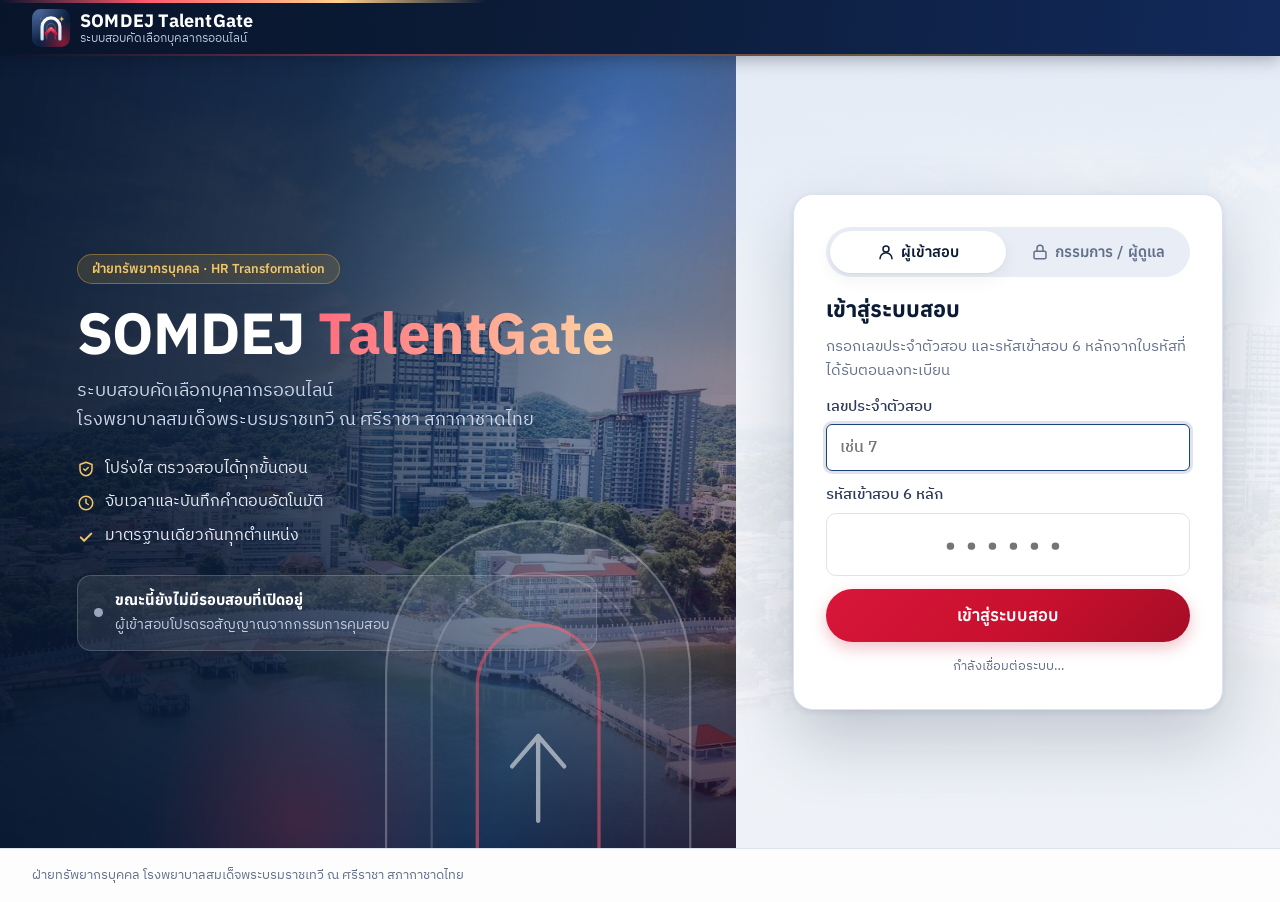
<file: index.html>
<!doctype html>
<html lang="th">
<head>
<meta charset="utf-8">
<meta name="viewport" content="width=device-width, initial-scale=1, viewport-fit=cover">
<title>SOMDEJ TalentGate · ระบบสอบคัดเลือกบุคลากรออนไลน์</title>
<meta name="description" content="ระบบสอบคัดเลือกบุคลากรออนไลน์ ฝ่ายทรัพยากรบุคคล โรงพยาบาลสมเด็จพระบรมราชเทวี ณ ศรีราชา สภากาชาดไทย">
<meta name="robots" content="noindex, nofollow">
<meta name="theme-color" content="#0b1b36">
<meta property="og:title" content="SOMDEJ TalentGate">
<meta property="og:description" content="ระบบสอบคัดเลือกบุคลากรออนไลน์ ฝ่ายทรัพยากรบุคคล โรงพยาบาลสมเด็จพระบรมราชเทวี ณ ศรีราชา สภากาชาดไทย">
<link rel="icon" type="image/svg+xml" href="favicon.svg">
<link rel="icon" type="image/png" sizes="32x32" href="favicon-32.png">
<link rel="apple-touch-icon" sizes="180x180" href="apple-touch-icon.png">
<link rel="manifest" href="manifest.webmanifest">
<meta name="apple-mobile-web-app-capable" content="yes">
<meta name="mobile-web-app-capable" content="yes">
<meta name="apple-mobile-web-app-title" content="TalentGate">
<meta name="apple-mobile-web-app-status-bar-style" content="black-translucent">
<meta name="application-name" content="SOMDEJ TalentGate">
<meta name="msapplication-TileColor" content="#0b1b36">
<meta name="msapplication-TileImage" content="icon-192.png">
<meta property="og:image" content="icon-512.png">
<link rel="preconnect" href="https://fonts.googleapis.com"><link rel="preconnect" href="https://fonts.gstatic.com" crossorigin>
<link href="https://fonts.googleapis.com/css2?family=Anuphan:wght@400;500;600;700&family=IBM+Plex+Sans+Thai:wght@400;500;600&display=swap" rel="stylesheet">
<link rel="preload" as="image" href="bg.jpg?v=1">
<link rel="preload" as="image" href="logo.png">
<link rel="stylesheet" href="style.css?v=2569-11-08.1">
</head>
<body>
<header class="topbar" id="topbar">
  <a class="brand" href="#/" aria-label="หน้าแรก SOMDEJ TalentGate">
    <img class="brand-mark" src="icon.svg" alt="" width="38" height="38">
    <span class="brand-text"><b><span class="bx">SOMDEJ </span>TalentGate</b><small>ระบบสอบคัดเลือกบุคลากรออนไลน์</small></span>
  </a>
  <div class="top-right" id="topRight"></div>
</header>
<div id="banner"></div>
<main id="app" tabindex="-1"><div class="boot"><div class="boot-ring"></div><p>กำลังเปิดระบบ…</p></div></main>
<footer class="foot" id="foot">
  <span id="footOrg">ฝ่ายทรัพยากรบุคคล โรงพยาบาลสมเด็จพระบรมราชเทวี ณ ศรีราชา สภากาชาดไทย</span>
  <span class="foot-ver" id="footVer"></span>
</footer>
<div id="toast" class="toast" role="status" aria-live="polite"></div>
<div id="netbar" class="netbar" aria-hidden="true"><i></i></div>
<div id="waitbox" class="waitbox" role="alertdialog" aria-live="assertive" hidden><div class="wait-card"><div class="wait-ring"><i></i><i></i><svg viewBox="0 0 64 64" aria-hidden="true"><path d="M17 50V28a15 15 0 0 1 30 0v22" fill="none" stroke="currentColor" stroke-width="5" stroke-linecap="round"/><path d="M24 41l8-9 8 9" fill="none" stroke="#e0243f" stroke-width="5" stroke-linecap="round" stroke-linejoin="round"/></svg></div><b id="waitT">กำลังดำเนินการ…</b><span id="waitS">ระบบกำลังทำงาน กรุณารอสักครู่</span><small id="waitN"></small></div></div>
<div id="modal" class="modal" hidden></div>
<div id="printRoot"></div>
<p id="printStamp" class="pr-stamp"></p>
<noscript><p style="padding:24px;text-align:center">ระบบนี้ต้องเปิดใช้ JavaScript</p></noscript>
<script src="config.js?v=2569-11-08.1"></script>
<script src="app.js?v=2569-11-08.1"></script>
<script src="qt.js?v=2569-11-08.1"></script>
<script src="cand.js?v=2569-11-08.1"></script>
<script src="staff.js?v=2569-11-08.1"></script>
<script src="admin.js?v=2569-11-08.1"></script>
<script src="iv.js?v=2569-11-08.1"></script>
<script src="v21.js?v=2569-11-08.1"></script>
<script src="v22.js?v=2569-11-08.1"></script>
</body>
</html>
</file>
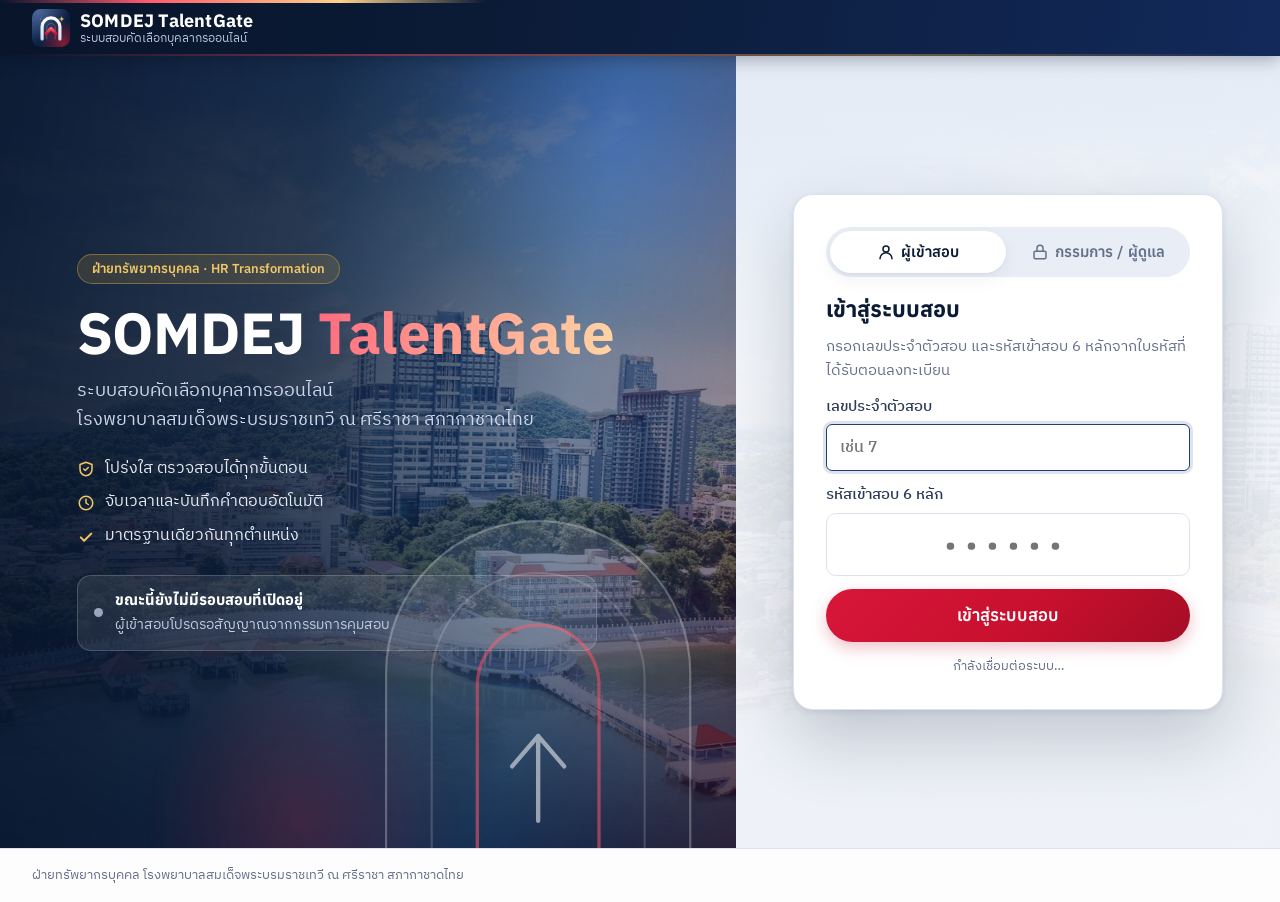
<file: INDEX~1.HTM>
<!doctype html>
<html lang="th">
<head>
<meta charset="utf-8">
<meta name="viewport" content="width=device-width, initial-scale=1, viewport-fit=cover">
<title>SOMDEJ TalentGate · ระบบสอบคัดเลือกบุคลากรออนไลน์</title>
<meta name="description" content="ระบบสอบคัดเลือกบุคลากรออนไลน์ ฝ่ายทรัพยากรบุคคล โรงพยาบาลสมเด็จพระบรมราชเทวี ณ ศรีราชา สภากาชาดไทย">
<meta name="robots" content="noindex, nofollow">
<meta name="theme-color" content="#0b1b36">
<meta property="og:title" content="SOMDEJ TalentGate">
<meta property="og:description" content="ระบบสอบคัดเลือกบุคลากรออนไลน์ ฝ่ายทรัพยากรบุคคล โรงพยาบาลสมเด็จพระบรมราชเทวี ณ ศรีราชา สภากาชาดไทย">
<link rel="icon" type="image/svg+xml" href="favicon.svg">
<link rel="icon" type="image/png" sizes="32x32" href="favicon-32.png">
<link rel="apple-touch-icon" sizes="180x180" href="apple-touch-icon.png">
<link rel="manifest" href="manifest.webmanifest">
<meta name="apple-mobile-web-app-capable" content="yes">
<meta name="mobile-web-app-capable" content="yes">
<meta name="apple-mobile-web-app-title" content="TalentGate">
<meta name="apple-mobile-web-app-status-bar-style" content="black-translucent">
<meta name="application-name" content="SOMDEJ TalentGate">
<meta name="msapplication-TileColor" content="#0b1b36">
<meta name="msapplication-TileImage" content="icon-192.png">
<meta property="og:image" content="icon-512.png">
<link rel="preconnect" href="https://fonts.googleapis.com"><link rel="preconnect" href="https://fonts.gstatic.com" crossorigin>
<link href="https://fonts.googleapis.com/css2?family=Anuphan:wght@400;500;600;700&family=IBM+Plex+Sans+Thai:wght@400;500;600&display=swap" rel="stylesheet">
<link rel="preload" as="image" href="bg.jpg?v=1">
<link rel="preload" as="image" href="logo.png">
<link rel="stylesheet" href="style.css?v=2569-11-06.1b">
</head>
<body>
<header class="topbar" id="topbar">
  <a class="brand" href="#/" aria-label="หน้าแรก SOMDEJ TalentGate">
    <img class="brand-mark" src="icon.svg" alt="" width="38" height="38">
    <span class="brand-text"><b><span class="bx">SOMDEJ </span>TalentGate</b><small>ระบบสอบคัดเลือกบุคลากรออนไลน์</small></span>
  </a>
  <div class="top-right" id="topRight"></div>
</header>
<div id="banner"></div>
<main id="app" tabindex="-1"><div class="boot"><div class="boot-ring"></div><p>กำลังเปิดระบบ…</p></div></main>
<footer class="foot" id="foot">
  <span id="footOrg">ฝ่ายทรัพยากรบุคคล โรงพยาบาลสมเด็จพระบรมราชเทวี ณ ศรีราชา สภากาชาดไทย</span>
  <span class="foot-ver" id="footVer"></span>
</footer>
<div id="toast" class="toast" role="status" aria-live="polite"></div>
<div id="netbar" class="netbar" aria-hidden="true"><i></i></div>
<div id="waitbox" class="waitbox" role="alertdialog" aria-live="assertive" hidden><div class="wait-card"><div class="wait-ring"><i></i><i></i><svg viewBox="0 0 64 64" aria-hidden="true"><path d="M17 50V28a15 15 0 0 1 30 0v22" fill="none" stroke="currentColor" stroke-width="5" stroke-linecap="round"/><path d="M24 41l8-9 8 9" fill="none" stroke="#e0243f" stroke-width="5" stroke-linecap="round" stroke-linejoin="round"/></svg></div><b id="waitT">กำลังดำเนินการ…</b><span id="waitS">ระบบกำลังทำงาน กรุณารอสักครู่</span><small id="waitN"></small></div></div>
<div id="modal" class="modal" hidden></div>
<div id="printRoot"></div>
<p id="printStamp" class="pr-stamp"></p>
<noscript><p style="padding:24px;text-align:center">ระบบนี้ต้องเปิดใช้ JavaScript</p></noscript>
<script src="config.js?v=2569-11-06.1b"></script>
<script src="app.js?v=2569-11-06.1b"></script>
<script src="qt.js?v=2569-11-06.1b"></script>
<script src="cand.js?v=2569-11-06.1b"></script>
<script src="staff.js?v=2569-11-06.1b"></script>
<script src="admin.js?v=2569-11-06.1b"></script>
<script src="iv.js?v=2569-11-06.1b"></script>
<script src="v21.js?v=2569-11-06.1b"></script>
</body>
</html>
</file>
<file: style.css>
/* =====================================================================
   SOMDEJ TalentGate · style.css — ธีม "Midnight & Crimson"
   ตัวอักษร: Anuphan (หัวข้อ/ตัวเลข) + IBM Plex Sans Thai (เนื้อหา)
   กติกา: animation ใช้ fill-mode: backwards · ไม่ใช้ backdrop-filter บน container · popup อยู่ใน body
   ===================================================================== */
:root{
  --bg:#f3f5fa; --bg-2:#e9edf5; --surface:#fff; --surface-2:#f8f9fc;
  --ink:#0b1b36; --ink-2:#2c3a57; --muted:#637089; --line:#dde3ee; --line-2:#edf0f6;
  --navy:#0b1b36; --navy-2:#132c57; --navy-3:#1d3f7a;
  --red:#c8102e; --red-600:#a50d26; --red-50:#fdecef; --red-100:#f9d2d9;
  --gold:#d9a53a; --gold-600:#a97610; --gold-50:#fdf4df;
  --ok:#0f7a52; --ok-50:#e3f5ed; --warn:#925600; --warn-50:#fff2dc; --bad:#c22b3f; --bad-50:#fdeaec; --info:#1f56b3; --info-50:#e8effc;
  --r-sm:10px; --r:14px; --r-lg:20px;
  --sh:0 1px 2px rgba(11,27,54,.05),0 6px 18px rgba(11,27,54,.06);
  --sh-lg:0 2px 6px rgba(11,27,54,.08),0 22px 50px rgba(11,27,54,.16);
  --head:'Anuphan','IBM Plex Sans Thai',system-ui,sans-serif;
  --body:'IBM Plex Sans Thai','Anuphan',system-ui,-apple-system,'Segoe UI',Tahoma,sans-serif;
}
*{box-sizing:border-box}
html{-webkit-text-size-adjust:100%}
body{margin:0;background:var(--bg);color:var(--ink);font-family:var(--body);font-size:16px;line-height:1.6;min-height:100vh;display:flex;flex-direction:column}
body.no-scroll{overflow:hidden}
h1,h2,h3{font-family:var(--head);line-height:1.3;margin:0;text-wrap:balance}
h1{font-size:clamp(22px,2.6vw,30px)} h2{font-size:20px} h3{font-size:17px}
p{margin:0} a{color:var(--info)} code{font-family:ui-monospace,Menlo,Consolas,monospace;font-size:.92em}
button,input,select,textarea{font:inherit;color:inherit}
.muted{color:var(--muted)} .sm{font-size:14px} .center{text-align:center} .mt{margin-top:18px} .mt6{margin-top:6px} .nowrap{white-space:nowrap}
.bad-t{color:var(--bad)} .ok-t{color:var(--ok)} .danger-t{color:var(--bad)!important}
:focus-visible{outline:3px solid var(--gold);outline-offset:2px;border-radius:6px}
[hidden]{display:none!important}

/* ---------- แถบบน ---------- */
.topbar{position:sticky;top:0;z-index:40;display:flex;align-items:center;justify-content:space-between;gap:16px;padding:9px clamp(14px,3vw,32px);background:var(--navy);color:#fff;box-shadow:0 2px 14px rgba(5,12,28,.3)}
.brand{display:flex;align-items:center;gap:10px;text-decoration:none;color:#fff;min-width:0;flex:none}
.brand-mark{width:38px;height:38px;flex:none}
.brand-text{display:flex;flex-direction:column;line-height:1.2;min-width:0}
.brand-text b{font-family:var(--head);font-size:18px;letter-spacing:.2px;white-space:nowrap}
.brand-text small{font-size:12px;color:#b9c4dc;white-space:nowrap}
.top-right{display:flex;align-items:center;gap:8px;min-width:0}
.nav{display:flex;gap:2px;margin-right:8px}
.nav a{padding:7px 13px;border-radius:999px;text-decoration:none;font-size:15px;color:#d5dcec;white-space:nowrap;transition:background .2s,color .2s}
.nav a:hover{background:rgba(255,255,255,.1);color:#fff}
.nav a.active{background:#fff;color:var(--navy);font-weight:600}
.who{display:flex;flex-direction:column;line-height:1.25;text-align:right;min-width:0;padding:0 4px}
.who-n{font-weight:600;font-size:14.5px;white-space:nowrap;overflow:hidden;text-overflow:ellipsis;max-width:240px}
.who-r{font-size:12px;color:#b9c4dc;white-space:nowrap}
.icon-btn{display:inline-grid;place-items:center;width:38px;height:38px;border-radius:50%;border:0;background:rgba(255,255,255,.1);color:#fff;cursor:pointer;flex:none;transition:background .2s}
.icon-btn:hover{background:rgba(255,255,255,.22)}
.icon-btn.dark{background:var(--bg-2);color:var(--ink-2);width:34px;height:34px;font-size:17px}
.icon-btn.dark:hover{background:var(--line)} .icon-btn[disabled]{opacity:.35;cursor:default}
.icon-btn.spinning svg{animation:rot .8s linear infinite}
.banner{padding:10px clamp(14px,3vw,32px);font-size:14.5px;display:flex;gap:12px;align-items:center;justify-content:center;flex-wrap:wrap;text-align:center}
.banner.warn{background:var(--warn-50);color:var(--warn)} .banner.info{background:var(--info-50);color:var(--info)} .banner.bad{background:var(--bad);color:#fff;border-radius:var(--r);margin-bottom:14px;font-weight:600}
main{flex:1;outline:none}
.wrap{width:100%;max-width:1240px;margin:0 auto;padding:26px clamp(14px,3vw,32px) 56px}
.wrap.narrow{max-width:560px} .wrap.mid{max-width:900px}
.foot{display:flex;justify-content:space-between;gap:12px;flex-wrap:wrap;padding:16px clamp(14px,3vw,32px);font-size:13px;color:var(--muted);border-top:1px solid var(--line);background:var(--surface)}
body.in-exam .foot,body.in-exam .who-r{display:none}

/* ---------- ปุ่ม ป้าย กล่อง ---------- */
.btn{display:inline-flex;align-items:center;justify-content:center;gap:7px;border:0;border-radius:999px;padding:10px 20px;font-family:var(--head);font-weight:600;font-size:15px;cursor:pointer;text-decoration:none;transition:transform .15s,box-shadow .2s,background .2s,border-color .2s;white-space:nowrap}
.btn:active{transform:scale(.97)} .btn[disabled]{opacity:.55;cursor:not-allowed}
.btn.primary{background:var(--red);color:#fff;box-shadow:0 6px 16px rgba(200,16,46,.25)} .btn.primary:hover:not([disabled]){background:var(--red-600)}
.btn.gold{background:var(--gold);color:#2e1f00;box-shadow:0 6px 18px rgba(217,165,58,.35)} .btn.gold:hover{background:#e6b752}
.btn.ghost-dark{background:var(--surface);color:var(--ink);border:1.5px solid var(--line)} .btn.ghost-dark:hover:not([disabled]){border-color:var(--navy-3);color:var(--navy-3)}
.btn.danger{background:var(--bad);color:#fff} .btn.danger:hover{background:#a82033}
.btn.link{background:none;padding:5px 8px;color:var(--info);font-weight:500;font-size:14px;border-radius:8px} .btn.link:hover{background:var(--info-50)}
.btn.lg{padding:13px 28px;font-size:17px} .btn.sm{padding:7px 14px;font-size:14px} .btn.block{width:100%}
.spin{display:inline-block;width:15px;height:15px;border:2.5px solid rgba(255,255,255,.4);border-top-color:#fff;border-radius:50%;animation:rot .7s linear infinite;flex:none}
.spin.dark,.btn.ghost-dark .spin,.btn.link .spin{border-color:rgba(11,27,54,.2);border-top-color:var(--navy)}
@keyframes rot{to{transform:rotate(360deg)}}
.pill{display:inline-block;padding:4px 14px;border-radius:999px;font-size:13px;font-weight:600;font-family:var(--head)}
.pill.gold{background:rgba(217,165,58,.16);color:#f1c76a;border:1px solid rgba(217,165,58,.45)}
.tag{display:inline-block;font-style:normal;font-size:12.5px;font-weight:600;padding:1px 9px;border-radius:999px;background:var(--bg-2);color:var(--ink-2);margin:1px 4px 1px 0;white-space:nowrap}
.tag.ok{background:var(--ok-50);color:var(--ok)} .tag.warn{background:var(--warn-50);color:var(--warn)} .tag.bad{background:var(--bad-50);color:var(--bad)} .tag.info{background:var(--info-50);color:var(--info)}
.eyebrow{display:block;font-family:var(--head);font-size:13px;font-weight:600;letter-spacing:.5px;color:var(--red);text-transform:uppercase}
.card{background:var(--surface);border:1px solid var(--line);border-radius:var(--r-lg);padding:clamp(16px,2.4vw,24px);box-shadow:var(--sh);margin-bottom:18px;animation:rise .45s cubic-bezier(.2,.8,.2,1) backwards}
.card.pad-xl{padding:clamp(22px,4vw,40px)} .card.empty,.empty{text-align:center;padding:38px 20px;color:var(--muted)}
.card-t{font-size:18px} .card-s{color:var(--muted);font-size:14.5px;margin:2px 0 14px}
.card-head{display:flex;justify-content:space-between;align-items:flex-start;gap:12px;flex-wrap:wrap}
.acts{display:flex;gap:8px;flex-wrap:wrap;align-items:center}
@keyframes rise{from{opacity:0;transform:translateY(10px)}}
.note{padding:11px 15px;border-radius:var(--r);background:var(--bg-2);font-size:15px;margin:0 0 14px;border-left:4px solid var(--line)}
.note.ok{background:var(--ok-50);border-color:var(--ok);color:#0b5b3d} .note.warn{background:var(--warn-50);border-color:#e0a030;color:#6f4100} .note.bad{background:var(--bad-50);border-color:var(--bad);color:#8f1c2d} .note.info{background:var(--info-50);border-color:var(--info);color:#183f86}
.phead{display:flex;justify-content:space-between;align-items:flex-end;gap:16px;flex-wrap:wrap;margin-bottom:18px}
.phead-r{display:flex;gap:10px;align-items:center}
.backlink{display:inline-flex;align-items:center;gap:4px;color:var(--muted);text-decoration:none;font-size:14.5px;margin-bottom:8px} .backlink:hover{color:var(--ink)}
.sec-h{font-size:18px;margin:22px 0 10px} .sec-h small{font-weight:400;font-size:14px}
.grid2{display:grid;grid-template-columns:1.25fr 1fr;gap:18px;align-items:start}
.dot{width:9px;height:9px;border-radius:50%;background:#9aa6bd;display:inline-block;flex:none} .dot.live{background:#27c281;box-shadow:0 0 0 4px rgba(39,194,129,.2)}
.bar{height:6px;border-radius:99px;background:var(--bg-2);overflow:hidden;margin-top:5px} .bar i{display:block;height:100%;background:var(--navy-3);border-radius:99px;transition:width .5s}

/* ---------- ฟอร์ม ---------- */
.form{display:flex;flex-direction:column;gap:13px}
.form label,.se-l{display:flex;flex-direction:column;gap:5px;font-size:14.5px;font-weight:500;color:var(--ink-2)}
.se-l{margin:12px 0 6px}
input,select,textarea{width:100%;padding:10px 13px;border:1.5px solid var(--line);border-radius:var(--r-sm);background:#fff;font-size:16px;transition:border-color .2s,box-shadow .2s;min-width:0}
textarea{resize:vertical;line-height:1.55}
input:focus,select:focus,textarea:focus{outline:0;border-color:var(--navy-3);box-shadow:0 0 0 3px rgba(29,63,122,.14)}
input[disabled],select[disabled],textarea[disabled]{background:var(--surface-2);color:var(--muted)}
input[type=checkbox],input[type=radio]{width:18px;height:18px;padding:0;flex:none;accent-color:var(--red)}
input.err{border-color:var(--bad);background:var(--bad-50)}
.row2{display:grid;grid-template-columns:1fr 1fr;gap:13px}
.inrow{display:flex;gap:8px}
.form label.chk,.chk{flex-direction:row;display:flex;align-items:flex-start;gap:9px;font-weight:400;font-size:15px;cursor:pointer;margin:6px 0}
.rules{margin:0;padding-left:20px;font-size:14px;color:var(--muted)}
.search{max-width:280px;padding:8px 13px;font-size:15px}
.seg{display:flex;background:var(--bg-2);border-radius:999px;padding:4px;gap:4px;margin-bottom:18px}
.seg button{flex:1;border:0;background:none;border-radius:999px;padding:9px 12px;font-family:var(--head);font-weight:600;font-size:15px;color:var(--muted);cursor:pointer;display:flex;align-items:center;justify-content:center;gap:6px;transition:background .2s,color .2s}
.seg button.on{background:#fff;color:var(--navy);box-shadow:var(--sh)}
.seg.wide{display:inline-flex;flex-wrap:wrap;border-radius:var(--r)} .seg.wide button{flex:none;padding:9px 18px;border-radius:var(--r-sm)} .seg.wide small{font-weight:400}
.sw{position:relative;display:inline-block;width:46px;height:26px;cursor:pointer}
.sw input{position:absolute;opacity:0;width:100%;height:100%;margin:0;cursor:pointer;z-index:1}
.sw i{position:absolute;inset:0;border-radius:99px;background:#c5cddc;transition:background .2s}
.sw i::after{content:"";position:absolute;top:3px;left:3px;width:20px;height:20px;border-radius:50%;background:#fff;box-shadow:0 1px 3px rgba(0,0,0,.3);transition:transform .2s}
.sw input:checked+i{background:var(--ok)} .sw input:checked+i::after{transform:translateX(20px)} .sw input:disabled+i{opacity:.5}

/* ---------- ตาราง ---------- */
.tblwrap{overflow-x:auto;margin:0 -4px;padding:0 4px} .tblwrap.sm{max-height:230px;overflow-y:auto} .tblwrap.tall{max-height:520px;overflow-y:auto}
.tbl{width:100%;border-collapse:collapse;font-size:15px}
.tbl th{font-family:var(--head);font-size:13.5px;font-weight:600;text-align:left;color:var(--muted);padding:9px 10px;border-bottom:2px solid var(--line);white-space:nowrap;vertical-align:bottom;background:var(--surface);position:sticky;top:0}
.tbl th small{display:block;font-weight:400;font-size:12px}
.tbl td{padding:10px;border-bottom:1px solid var(--line-2);vertical-align:top}
.tbl tfoot td{font-weight:600;border-top:2px solid var(--line);border-bottom:0}
.tbl .r{text-align:right} .tbl .c{text-align:center}
.tbl tr.off td{color:var(--muted);background:var(--surface-2)} .tbl tr.badrow td{background:var(--bad-50);color:var(--bad)}
.tbl.sm{font-size:14px} .tbl.sm td{padding:7px 10px}
.tbl select{padding:5px 8px;font-size:14px;width:auto}
.kv{width:100%;border-collapse:collapse;font-size:15px} .kv th{text-align:left;font-weight:500;color:var(--muted);padding:8px 12px 8px 0;white-space:nowrap;vertical-align:top;width:1%} .kv td{padding:8px 0;border-bottom:1px solid var(--line-2)}
.cno{font-family:var(--head);font-size:16px;background:var(--navy);color:#fff;border-radius:8px;padding:1px 9px;margin-right:8px;display:inline-block;letter-spacing:.5px}
.cname{font-weight:500}
.code{letter-spacing:2px;font-weight:600}

/* ---------- แท็บ ---------- */
.tabs{display:flex;gap:4px;border-bottom:2px solid var(--line);margin-bottom:20px;overflow-x:auto;scrollbar-width:none} .tabs::-webkit-scrollbar{display:none}
.tab{padding:10px 16px;text-decoration:none;color:var(--muted);font-family:var(--head);font-weight:600;font-size:15px;white-space:nowrap;border-bottom:3px solid transparent;margin-bottom:-2px;transition:color .2s}
.tab:hover{color:var(--ink)} .tab.on{color:var(--red);border-color:var(--red)}
.st{display:inline-block;padding:4px 13px;border-radius:999px;font-family:var(--head);font-size:13.5px;font-weight:600;white-space:nowrap}
.st-DRAFT{background:var(--bg-2);color:var(--ink-2)} .st-OPEN{background:var(--ok);color:#fff} .st-GRADING{background:var(--gold-50);color:var(--gold-600);border:1px solid #ecd292} .st-FINAL{background:var(--navy);color:#fff}

/* ---------- เริ่มระบบ · แจ้งเตือน · กล่องโต้ตอบ ---------- */
.boot{display:grid;place-items:center;gap:14px;padding:90px 20px;color:var(--muted)}
.boot-ring{width:46px;height:46px;border-radius:50%;border:4px solid var(--line);border-top-color:var(--red);animation:rot .8s linear infinite} .boot-ring.dark{margin:0 auto}
.toast{position:fixed;left:50%;bottom:26px;transform:translate(-50%,24px);background:var(--navy);color:#fff;padding:12px 22px;border-radius:var(--r);box-shadow:var(--sh-lg);font-size:15px;opacity:0;pointer-events:none;transition:opacity .25s,transform .25s;z-index:90;max-width:min(92vw,560px);text-align:center}
.toast.show{opacity:1;transform:translate(-50%,0)} .toast.ok{background:var(--ok)} .toast.bad{background:var(--bad)} .toast.warn{background:#b06a00}
.netpill{position:fixed;right:16px;bottom:16px;background:#fff;border:1px solid var(--line);box-shadow:var(--sh-lg);padding:8px 16px;border-radius:999px;font-size:13.5px;color:var(--muted);z-index:80}
.modal{position:fixed;inset:0;z-index:70;display:grid;place-items:center;padding:16px;overflow-y:auto}
.modal-bg{position:fixed;inset:0;background:rgba(7,15,32,.6);animation:fade .2s backwards}
.modal-box{position:relative;background:#fff;border-radius:var(--r-lg);box-shadow:var(--sh-lg);padding:clamp(20px,3vw,30px);width:100%;max-width:600px;max-height:calc(100vh - 32px);overflow-y:auto;animation:pop .25s cubic-bezier(.2,.9,.3,1.2) backwards}
.modal-box.sm{max-width:460px} .modal-box.lg{max-width:780px} .modal-box.xl{max-width:1040px}
.modal-box h2{margin-bottom:10px;padding-right:34px} .modal-body{margin-bottom:6px} .modal-body p{margin-bottom:8px}
.modal-x{position:absolute;top:12px;right:14px;width:34px;height:34px;border-radius:50%;border:0;background:var(--bg-2);font-size:22px;line-height:1;cursor:pointer;color:var(--muted)} .modal-x:hover{background:var(--line)}
.modal-act{display:flex;justify-content:flex-end;gap:10px;margin-top:16px;flex-wrap:wrap} .modal-act.col{flex-direction:column;align-items:stretch}
@keyframes fade{from{opacity:0}} @keyframes pop{from{opacity:0;transform:scale(.95) translateY(8px)}}

/* ---------- หน้าเข้าสู่ระบบ ---------- */
body.pg-login main{display:flex}
.login{flex:1;display:grid;grid-template-columns:minmax(0,1.15fr) minmax(360px,.85fr);min-height:calc(100vh - 56px - 52px)}
.login-hero{position:relative;overflow:hidden;background:radial-gradient(120% 90% at 85% 10%,#24509c 0%,transparent 55%),linear-gradient(155deg,#0b1b36 0%,#132c57 55%,#3a0e22 120%);color:#fff;display:flex;align-items:center;padding:clamp(28px,6vw,80px)}
.gate-art{position:absolute;right:-30px;bottom:-10px;width:min(62%,520px);opacity:.9}
.gate-art path{animation:draw 1.6s ease-out backwards} .ga2{animation-delay:.15s!important} .ga3{animation-delay:.3s!important} .ga4{animation-delay:.7s!important}
@keyframes draw{from{stroke-dasharray:1200;stroke-dashoffset:1200;opacity:0}to{stroke-dasharray:1200;stroke-dashoffset:0}}
.hero-in{position:relative;max-width:560px;animation:rise .6s backwards}
.login-hero h1{font-size:clamp(34px,5vw,58px);line-height:1.08;margin:18px 0 12px;letter-spacing:-.5px}
.login-hero h1 em{font-style:normal;color:#ff6b7e}
.hero-sub{font-size:clamp(15px,1.5vw,18px);color:#cfd8ea;margin-bottom:22px}
.hero-pts{list-style:none;padding:0;margin:0 0 26px;display:flex;flex-direction:column;gap:9px;font-size:15.5px;color:#e6ebf6}
.hero-pts li{display:flex;align-items:center;gap:10px} .hero-pts svg{color:#f1c76a;flex:none}
.open-ex{display:flex;gap:12px;align-items:center;background:rgba(255,255,255,.09);border:1px solid rgba(255,255,255,.18);border-radius:var(--r);padding:12px 16px;margin-top:8px;max-width:520px}
.open-ex b{display:block;font-family:var(--head);font-size:15px} .open-ex small{color:#c4cee3;font-size:13.5px}
.login-side{display:flex;align-items:center;justify-content:center;padding:clamp(20px,4vw,48px);background:var(--bg)}
.login-card{width:100%;max-width:430px;margin:0;padding:clamp(22px,3vw,32px)}
.login-card h2{font-size:22px} .login-card .muted{font-size:14.5px}
.code-in{font-family:var(--head);font-size:26px;letter-spacing:10px;text-align:center;font-weight:600}
.conn{font-size:13px;color:var(--muted);text-align:center;margin-top:14px;display:flex;align-items:center;justify-content:center;gap:8px} .conn.bad{color:var(--bad)}

/* ---------- ผู้เข้าสอบ: หน้าหลัก ---------- */
.cand-head h1{margin:4px 0}
.idrow{display:flex;gap:12px;margin:16px 0 8px;flex-wrap:wrap}
.idbox{background:var(--navy);color:#fff;border-radius:var(--r);padding:10px 20px;min-width:150px} .idbox.grow{flex:1;background:var(--bg-2);color:var(--ink)}
.idbox small{display:block;font-size:12.5px;opacity:.75} .idbox b{font-family:var(--head);font-size:24px;letter-spacing:.5px}
.rule-list{margin:10px 0 14px;padding-left:22px;display:flex;flex-direction:column;gap:6px}
.agree{display:flex;gap:10px;align-items:flex-start;background:var(--gold-50);border:1.5px solid #ecd292;border-radius:var(--r);padding:13px 15px;cursor:pointer;font-weight:500}
.done-card{text-align:center;padding:40px 20px} .done-mark{width:68px;height:68px;border-radius:50%;background:var(--ok);color:#fff;display:grid;place-items:center;margin:0 auto 14px;animation:pop .5s backwards} .done-mark svg{width:36px;height:36px}
.steps{display:flex;flex-direction:column;gap:12px}
.step{display:flex;gap:16px;align-items:center;background:#fff;border:1.5px solid var(--line);border-radius:var(--r-lg);padding:16px 20px;animation:rise .45s backwards;animation-delay:calc(var(--i)*70ms)}
.step.cur,.step.doing{border-color:var(--red);box-shadow:0 8px 26px rgba(200,16,46,.12)} .step.lock{opacity:.72} .step.done{background:var(--surface-2)}
.step-n{width:46px;height:46px;border-radius:50%;background:var(--bg-2);color:var(--ink-2);display:grid;place-items:center;font-family:var(--head);font-weight:700;font-size:19px;flex:none}
.step.cur .step-n,.step.doing .step-n{background:var(--red);color:#fff} .step.done .step-n{background:var(--ok);color:#fff}
.step-b{flex:1;min-width:0} .step-m{font-size:14px;color:var(--muted);display:flex;align-items:center;gap:5px;flex-wrap:wrap;margin:2px 0} .step-m svg{width:15px;height:15px}
.step-i{font-size:14.5px;color:var(--ink-2);margin:4px 0 6px}
.step-a{flex:none}

/* ---------- ผู้เข้าสอบ: ทำข้อสอบ ---------- */
.rbar{position:sticky;top:56px;z-index:30;background:var(--navy-2);color:#fff;display:flex;align-items:center;gap:16px;padding:10px clamp(14px,3vw,32px)}
.rb-l{flex:1;min-width:0;display:flex;flex-direction:column;line-height:1.3} .rb-l b{font-family:var(--head);font-size:16.5px;white-space:nowrap;overflow:hidden;text-overflow:ellipsis} .rb-l span{font-size:13.5px;color:#c4cee3}
.rtimer{display:flex;align-items:center;gap:8px;background:rgba(255,255,255,.12);border-radius:999px;padding:6px 18px 6px 14px;font-family:var(--head);font-weight:700;font-size:22px;font-variant-numeric:tabular-nums;min-width:118px;justify-content:center}
.rtimer.warn{background:var(--gold);color:#2e1f00} .rtimer.danger{background:var(--red);color:#fff;animation:pulse 1s infinite}
@keyframes pulse{50%{box-shadow:0 0 0 8px rgba(200,16,46,.3)}}
.rprog{height:4px;background:var(--line);position:sticky;top:112px;z-index:29} .rprog i{display:block;height:100%;width:0;background:var(--gold);transition:width .3s}
.rgrid{display:grid;grid-template-columns:minmax(0,1fr) 270px;gap:22px;max-width:1180px;margin:0 auto;padding:22px clamp(14px,3vw,32px) 60px;align-items:start}
.qgroup{display:flex;gap:10px;align-items:baseline;margin:22px 0 10px;padding-bottom:6px;border-bottom:2px solid var(--line)} .qgroup:first-of-type{margin-top:0}
.qgroup b{font-family:var(--head);font-size:17px;color:var(--red)} .qgroup span{color:var(--muted);font-size:14.5px}
.q{background:#fff;border:1.5px solid var(--line);border-radius:var(--r-lg);padding:18px 20px;margin-bottom:14px;scroll-margin-top:130px;transition:border-color .2s}
.q.flagged{border-color:var(--gold);background:linear-gradient(#fffdf6,#fff)}
.q header{display:flex;align-items:center;gap:10px;margin-bottom:8px}
.qn{font-family:var(--head);font-weight:700;color:var(--navy-3);font-size:15px} .qp{font-size:13px;color:var(--muted)}
.qflag{margin-left:auto;display:inline-flex;align-items:center;gap:5px;border:1px solid var(--line);background:#fff;border-radius:999px;padding:3px 11px;font-size:13px;color:var(--muted);cursor:pointer}
.q.flagged .qflag{background:var(--gold);border-color:var(--gold);color:#2e1f00;font-weight:600}
.qt{font-size:17px;line-height:1.65;margin-bottom:12px;user-select:none;-webkit-user-select:none}
.opts{display:flex;flex-direction:column;gap:8px}
.opt{display:flex;gap:12px;align-items:flex-start;text-align:left;border:1.5px solid var(--line);background:#fff;border-radius:var(--r);padding:11px 14px;cursor:pointer;font-size:16px;line-height:1.55;transition:border-color .15s,background .15s;user-select:none;-webkit-user-select:none}
.opt:hover{border-color:var(--navy-3);background:var(--surface-2)}
.opt i{flex:none;width:28px;height:28px;border-radius:50%;border:1.5px solid var(--line);display:grid;place-items:center;font-style:normal;font-family:var(--head);font-weight:600;font-size:14px;color:var(--muted);background:#fff}
.opt.on{border-color:var(--navy-3);background:#eef3fc} .opt.on i{background:var(--navy-3);border-color:var(--navy-3);color:#fff}
.essay{min-height:200px;font-size:16.5px} .ecount{text-align:right;font-size:13px;color:var(--muted);margin-top:4px}
.rend{text-align:center;padding:22px 0}
.qnav{position:sticky;top:138px;background:#fff;border:1px solid var(--line);border-radius:var(--r-lg);padding:16px;box-shadow:var(--sh)}
.qnav h3{font-size:15px;margin-bottom:10px}
.qdots{display:grid;grid-template-columns:repeat(6,1fr);gap:6px}
.qdots button{aspect-ratio:1;border:1.5px solid var(--line);background:#fff;border-radius:9px;font-family:var(--head);font-size:13.5px;font-weight:600;color:var(--muted);cursor:pointer;padding:0}
.qdots button.a{background:var(--navy-3);border-color:var(--navy-3);color:#fff} .qdots button.f{box-shadow:0 0 0 2.5px var(--gold)} .qdots button:hover{border-color:var(--navy-3)}
.legend{display:flex;gap:12px;flex-wrap:wrap;font-size:12.5px;color:var(--muted);margin:12px 0 8px} .legend span{display:flex;align-items:center;gap:5px}
.legend i{width:13px;height:13px;border-radius:4px;border:1.5px solid var(--line);display:inline-block} .lg-a{background:var(--navy-3);border-color:var(--navy-3)!important} .lg-f{box-shadow:0 0 0 2px var(--gold)}
.rsave{font-size:12.5px;color:var(--muted);border-top:1px solid var(--line-2);padding-top:8px} .rsave.ok{color:var(--ok)} .rsave.bad{color:var(--bad)}
.pstep{display:flex;gap:16px;background:#fff;border:1.5px solid var(--line);border-radius:var(--r-lg);padding:18px 20px;margin-bottom:14px}
.pn{width:40px;height:40px;border-radius:50%;background:var(--navy);color:#fff;display:grid;place-items:center;font-family:var(--head);font-weight:700;flex:none}
.pb{flex:1;min-width:0} .pb h3{margin-bottom:3px} .pb .btn{margin-top:10px}
.drop{display:flex;flex-direction:column;align-items:center;gap:4px;border:2px dashed #b9c4dc;border-radius:var(--r);padding:26px 16px;margin:12px 0;cursor:pointer;color:var(--muted);text-align:center;transition:background .2s,border-color .2s}
.drop:hover,.drop.over{background:var(--info-50);border-color:var(--info);color:var(--info)} .drop svg{width:30px;height:30px} .drop b{font-family:var(--head);color:var(--ink)}
.filebox{display:flex;gap:12px;align-items:center;border-radius:var(--r);padding:12px 15px;background:var(--bg-2)} .filebox small{display:block;color:var(--muted);font-size:13.5px}
.filebox.ok{background:var(--ok-50);color:#0b5b3d} .filebox.bad{background:var(--bad-50);color:#8f1c2d} .filebox svg{flex:none;width:24px;height:24px}

/* ---------- เจ้าหน้าที่: รอบสอบและกระดาน ---------- */
.excards{display:grid;grid-template-columns:repeat(auto-fill,minmax(310px,1fr));gap:16px}
.excard{display:block;text-decoration:none;color:inherit;margin:0;animation-delay:calc(var(--i)*60ms);transition:transform .2s,box-shadow .2s,border-color .2s}
.excard:hover{transform:translateY(-3px);box-shadow:var(--sh-lg);border-color:#c3cde0}
.exc-top{display:flex;justify-content:space-between;align-items:center;margin-bottom:10px}
.exc-m{display:flex;align-items:center;gap:6px;font-size:14.5px;margin:10px 0;color:var(--ink-2)} .exc-m svg{width:16px;height:16px;flex:none}
.exc-f{display:flex;gap:18px;border-top:1px solid var(--line-2);padding-top:10px;font-size:14px;color:var(--muted)} .exc-f b{font-family:var(--head);font-size:18px;color:var(--ink)}
.kpis{display:grid;grid-template-columns:repeat(4,1fr);gap:14px;margin-bottom:18px}
.kpi{background:#fff;border:1px solid var(--line);border-radius:var(--r-lg);padding:16px 18px;box-shadow:var(--sh);border-top:4px solid var(--navy-3)}
.kpi.ok{border-top-color:var(--ok)} .kpi b{display:block;font-family:var(--head);font-size:32px;line-height:1.1} .kpi span{font-weight:600;font-size:15px} .kpi small{display:block;color:var(--muted);font-size:13px}
.flow{list-style:none;display:flex;gap:0;padding:0;margin:6px 0 4px}
.flow li{flex:1;display:flex;flex-direction:column;align-items:center;gap:5px;font-size:13.5px;color:var(--muted);position:relative;text-align:center}
.flow li::before{content:"";position:absolute;top:16px;left:-50%;width:100%;height:3px;background:var(--line);z-index:0} .flow li:first-child::before{display:none}
.flow i{position:relative;z-index:1;width:34px;height:34px;border-radius:50%;background:var(--bg-2);display:grid;place-items:center;font-style:normal;font-family:var(--head);font-weight:700;color:var(--muted)}
.flow li.done i{background:var(--ok);color:#fff} .flow li.done::before,.flow li.cur::before{background:var(--ok)} .flow li.cur i{background:var(--red);color:#fff;box-shadow:0 0 0 5px var(--red-50)} .flow li.cur{color:var(--ink);font-weight:600}
.checks{list-style:none;padding:12px 0 0;margin:12px 0 0;border-top:1px solid var(--line-2);display:flex;flex-direction:column;gap:6px;font-size:15px}
.checks li::before{content:"○";margin-right:8px;color:var(--muted)} .checks li.ok::before{content:"✓";color:var(--ok);font-weight:700} .checks li.no::before{content:"!";color:var(--bad);font-weight:700}
.checks a{margin-left:8px;font-size:14px}
.plist{list-style:none;padding:0;margin:8px 0;display:flex;flex-direction:column;gap:10px}
.plist li{display:flex;gap:12px;align-items:center} .plist small{display:block;color:var(--muted);font-size:13px} .plist li>div{flex:1}
.ava{width:38px;height:38px;border-radius:50%;background:var(--navy);color:#fff;display:grid;place-items:center;font-family:var(--head);font-weight:600;flex:none}
.tbl.mon td small{display:block;color:var(--muted);font-size:12.5px;margin-top:2px}
.mn-c.act{cursor:pointer} .mn-c.act:hover{background:var(--info-50)}
.mn-t{font-family:var(--head);font-variant-numeric:tabular-nums} .mn-t.late{color:var(--bad)}
.gradegrid{display:grid;grid-template-columns:340px minmax(0,1fr);gap:18px;align-items:start}
.rubric{position:sticky;top:76px;max-height:calc(100vh - 100px);overflow-y:auto} .rubric .qt{font-size:15px;user-select:text;-webkit-user-select:text;margin:8px 0 14px} .rubric h3{font-size:15px;margin-bottom:6px;color:var(--navy-3)} .rub{font-size:14.5px;color:var(--ink-2)}
.gbar{display:flex;justify-content:space-between;align-items:center;gap:12px;flex-wrap:wrap;margin-bottom:12px;font-size:15px}
.gcard header,.pcard header{display:flex;align-items:center;gap:8px;flex-wrap:wrap;margin-bottom:10px} .gcard header .muted{margin-left:auto}
.ans{background:var(--surface-2);border:1px solid var(--line-2);border-radius:var(--r);padding:14px 16px;font-size:16px;line-height:1.7;white-space:normal;max-height:420px;overflow-y:auto} .ans.none{color:var(--muted);text-align:center}
.gcard footer,.pcard footer{display:flex;align-items:center;gap:12px;flex-wrap:wrap;margin-top:12px}
.sc{display:flex;align-items:center;gap:8px;font-weight:600;font-size:15px} .sc input,.g-s{width:86px;text-align:center;font-family:var(--head);font-weight:700;font-size:18px;padding:7px}
.g-c,.p-c{flex:1;min-width:200px;font-size:15px;padding:8px 12px}
.gavg{font-size:13.5px;color:var(--muted)} .gsave{font-size:13px;color:var(--muted);min-width:120px} .gsave.ok{color:var(--ok)} .gsave.bad{color:var(--bad)}
.rubric-d summary{cursor:pointer;display:flex;justify-content:space-between;gap:10px;align-items:center} .rubric-d[open] summary{margin-bottom:12px}
.pitems{display:grid;grid-template-columns:repeat(auto-fill,minmax(150px,1fr));gap:10px}
.pitems label{display:flex;flex-direction:column;gap:4px;background:var(--surface-2);border:1px solid var(--line-2);border-radius:var(--r);padding:9px 11px;font-size:13.5px}
.pitems label>span{font-weight:600;line-height:1.35;min-height:36px} .pitems label>div{display:flex;align-items:center;gap:6px} .pitems input{width:74px;text-align:center;font-family:var(--head);font-weight:700;padding:6px} .pitems i{font-style:normal;color:var(--muted)} .pitems small{color:var(--muted);font-size:12px}
.ptotal{font-size:15px} .ptotal b{font-family:var(--head);font-size:20px}
.mbti{display:inline-block;font-family:var(--head);font-weight:700;letter-spacing:2px;background:var(--navy);color:#fff;padding:2px 12px;border-radius:8px} .mbti.sm{padding:0 8px;letter-spacing:0}
.tbl.prof td small{color:var(--muted);font-size:12.5px} .tbl.prof th{white-space:normal;min-width:96px;font-size:12.5px}
.lv{height:8px;background:var(--bg-2);border-radius:99px;overflow:hidden;min-width:70px} .lv i{display:block;height:100%;border-radius:99px;background:var(--ok)}
.lv.lv3 i{background:#5aa56b} .lv.lv2 i{background:#e0a030} .lv.lv1 i{background:var(--bad)}
.lvb{display:inline-block;font-size:12.5px;font-weight:600;border-radius:99px;padding:1px 9px;margin-left:8px;white-space:nowrap} .lvb.lv4{background:var(--ok-50);color:var(--ok)} .lvb.lv3{background:#e9f4e3;color:#39763d} .lvb.lv2{background:var(--warn-50);color:var(--warn)} .lvb.lv1{background:var(--bad-50);color:var(--bad)}
.pfl{display:flex;flex-direction:column;gap:10px} .pfi{border:1px solid var(--line);border-radius:var(--r);padding:12px 14px;font-size:15px} .pfh{display:flex;justify-content:space-between;align-items:center;margin-bottom:6px}
.pfa{margin-top:6px} .pfb{margin-top:4px;color:var(--muted);font-size:14px}
.rank{display:inline-grid;place-items:center;width:32px;height:32px;border-radius:50%;background:var(--bg-2);font-family:var(--head);font-weight:700} .rank.top{background:var(--gold);color:#2e1f00}
.tot{font-family:var(--head);font-size:18px} .tbl.res tr.pass td:first-child{box-shadow:inset 4px 0 0 var(--ok)} .tbl.res tr.fail td:first-child{box-shadow:inset 4px 0 0 var(--bad)}
.catbars{display:flex;flex-direction:column;gap:6px;margin:12px 0 16px} .catbars>div{display:grid;grid-template-columns:minmax(120px,300px) 1fr 50px;gap:12px;align-items:center;font-size:14.5px} .catbars .bar{margin:0;height:9px} .catbars b{text-align:right;font-family:var(--head)}

/* ---------- ผู้ดูแล ---------- */
.secedit{border-left:5px solid var(--navy-3)}
.se-h{display:flex;gap:10px;align-items:center;flex-wrap:wrap}
.se-n{width:34px;height:34px;border-radius:50%;background:var(--navy);color:#fff;display:grid;place-items:center;font-family:var(--head);font-weight:700;flex:none}
.se-t{flex:1;min-width:200px;font-family:var(--head);font-weight:600} .se-h select{width:auto} .se-m{display:flex;align-items:center;gap:6px;font-size:14.5px;white-space:nowrap} .se-m input{width:78px;text-align:center}
.se-x{display:flex;gap:4px}
.setgrp{display:flex;flex-wrap:wrap;gap:8px;margin-bottom:10px} .setgrp>small{flex-basis:100%;color:var(--muted);font-size:13px;font-weight:600}
.setchip{display:flex;gap:9px;align-items:flex-start;border:1.5px solid var(--line);border-radius:var(--r);padding:9px 13px;cursor:pointer;font-size:14.5px;background:#fff;max-width:100%}
.setchip:has(input:checked){border-color:var(--navy-3);background:#eef3fc} .setchip b{display:block;font-weight:600;line-height:1.35} .setchip i{font-style:normal;color:var(--muted);font-size:13px}
.tplrow{display:flex;gap:10px;align-items:center;flex-wrap:wrap;background:var(--surface-2);border:1px dashed var(--line);border-radius:var(--r);padding:10px 14px} .tplrow span{flex:1;min-width:160px}
.rub-e input,.rub-e textarea{font-size:14.5px;padding:7px 10px} .rub-e td:nth-child(2) input{width:80px;text-align:center}
.savebar{position:sticky;bottom:0;display:flex;gap:14px;align-items:center;justify-content:center;padding:14px;background:linear-gradient(transparent,var(--bg) 35%);z-index:5}
.imprev{margin-top:10px;font-size:14.5px}
.bank{display:grid;grid-template-columns:310px minmax(0,1fr);gap:18px;align-items:start}
.bk-side{position:sticky;top:76px;padding:14px;max-height:calc(100vh - 100px);overflow-y:auto}
.bk-g{margin-bottom:14px} .bk-g>small{display:block;font-weight:600;color:var(--muted);font-size:12.5px;margin:0 6px 6px}
.bk-s{display:block;text-decoration:none;color:inherit;padding:9px 12px;border-radius:var(--r-sm);border-left:4px solid transparent;margin-bottom:2px}
.bk-s b{display:block;font-weight:600;font-size:14.5px;line-height:1.35} .bk-s i{font-style:normal;font-size:12.5px;color:var(--muted)}
.bk-s:hover{background:var(--surface-2)} .bk-s.on{background:#eef3fc;border-left-color:var(--red)} .bk-s.off{opacity:.55}
.bq{padding:16px 20px} .bq.off{opacity:.6} .bq header{display:flex;gap:8px;align-items:center;flex-wrap:wrap;margin-bottom:6px} .bq .qt{font-size:16px;user-select:text;-webkit-user-select:text;margin-bottom:8px}
.bq-id{margin-left:auto;font-size:12px;color:var(--muted)}
.bq-c{list-style:none;padding:0;margin:0 0 8px;display:flex;flex-direction:column;gap:4px;font-size:15px}
.bq-c li{display:flex;gap:10px;align-items:flex-start;padding:5px 10px;border-radius:8px} .bq-c li i{font-style:normal;font-weight:600;color:var(--muted);flex:none;width:18px}
.bq-c li.key{background:var(--ok-50);color:#0b5b3d;font-weight:600} .bq-c li.key i{color:var(--ok)} .bq-c .lvb{margin-left:auto}
.bq-x,.bq-ref{font-size:13.5px;color:var(--muted);margin-top:4px} .bq-r{background:var(--surface-2);border-radius:var(--r);padding:10px 14px;font-size:14.5px;margin-bottom:6px}
.qc-row{display:flex;gap:8px;align-items:center;margin-bottom:7px} .qc-row>i{font-style:normal;font-weight:600;width:20px;text-align:center;flex:none} .qc-row select{width:96px;flex:none} .qc-row .qb-k{width:56px;text-align:center;flex:none;text-transform:uppercase}
@media (max-width:1020px){
  .grid2,.gradegrid,.bank{grid-template-columns:1fr} .rubric,.bk-side{position:static;max-height:none}
  .kpis{grid-template-columns:repeat(2,1fr)}
  .rgrid{grid-template-columns:1fr} .qnav{position:static;order:-1} .qdots{grid-template-columns:repeat(10,1fr)}
  body.pg-staff .top-right{flex:1;flex-wrap:wrap;justify-content:flex-end} body.pg-staff .nav{order:5;flex-basis:100%;overflow-x:auto;margin:2px 0 0;scrollbar-width:none} .who{flex:0 1 auto}
}
@media (max-width:860px){
  .login{grid-template-columns:1fr;min-height:0} .login-hero{padding:28px 22px 34px} .gate-art{width:300px;opacity:.5} .hero-pts{display:none}
}
@media (max-width:620px){
  body{font-size:15.5px} .row2{grid-template-columns:1fr} .who-n{max-width:150px} body.pg-staff .who-r{display:none} .brand-text small,.bx{display:none}
  .step{flex-wrap:wrap} .step-a{flex-basis:100%} .step-a .btn{width:100%}
  .rbar{flex-wrap:wrap;gap:8px} .rb-l{flex-basis:100%} .rtimer{font-size:19px} .rprog{top:auto;position:static}
  .qdots{grid-template-columns:repeat(8,1fr)} .pstep{flex-direction:column;gap:8px}
  .flow span{font-size:12px} .catbars>div{grid-template-columns:1fr 70px 44px}
  .foot{justify-content:center;text-align:center}
}
@media (max-width:420px){ .foot span,.conn{white-space:normal} .kpi b{font-size:26px} .idbox b{font-size:20px} }
@media (prefers-reduced-motion:reduce){ *{animation-duration:.01ms!important;transition-duration:.01ms!important} }
.grid2>*,.gradegrid>*,.bank>*,.rgrid>*,.kpis>*{min-width:0}
.tbl .cname{white-space:nowrap}

/* =====================================================================
   v1.1 (4 ต.ค. 2569) — ภาพพื้นหลังโรงพยาบาล · ป๊อปอัปขณะรอ · แอนิเมชัน · แบบประเมิน · การ์ดบุคลิกภาพ · นำเข้าข้อสอบ
   แอนิเมชันทั้งหมดใช้ transform/opacity เท่านั้น (ไม่กระตุกบนเครื่องสเปกต่ำ) และปิดเองเมื่อผู้ใช้ตั้งค่าลดการเคลื่อนไหว
   ===================================================================== */
/* ---------- ภาพพื้นหลังจาง ๆ ทุกหน้า (ยกเว้นขณะทำข้อสอบ เพื่อไม่รบกวนสมาธิ) ---------- */
body::before{content:"";position:fixed;inset:0;z-index:-1;pointer-events:none;
  background:linear-gradient(180deg,rgba(243,245,250,.74) 0%,rgba(243,245,250,.90) 38%,rgba(243,245,250,.97) 70%,#f3f5fa 100%),url(bg.jpg?v=1) center top/cover no-repeat}
body.in-exam::before,body.pg-login::before{display:none}
.foot{background:rgba(255,255,255,.86)}

/* ---------- หน้าเข้าสู่ระบบ: ภาพโรงพยาบาล + ม่านสีกรมท่า + แสงเคลื่อนช้า ---------- */
.login-hero{background:#0b1b36;isolation:isolate}
.hero-photo{position:absolute;inset:-4%;z-index:-3;background:url(bg.jpg?v=1) 58% 42%/cover no-repeat;animation:kenburns 38s ease-in-out infinite alternate;will-change:transform}
.hero-veil{position:absolute;inset:0;z-index:-2;background:linear-gradient(100deg,rgba(8,20,43,.94) 0%,rgba(11,27,54,.86) 38%,rgba(19,44,87,.58) 72%,rgba(58,14,34,.5) 100%),linear-gradient(0deg,rgba(8,20,43,.72) 0%,transparent 45%)}
@keyframes kenburns{from{transform:scale(1) translate3d(0,0,0)}to{transform:scale(1.09) translate3d(-1.6%,-1.2%,0)}}
.orb{position:absolute;z-index:-1;border-radius:50%;opacity:.5;pointer-events:none;will-change:transform}
.orb.o1{width:46vmin;height:46vmin;right:-10vmin;top:-14vmin;background:radial-gradient(circle,rgba(74,134,255,.55),transparent 66%);animation:drift 19s ease-in-out infinite alternate}
.orb.o2{width:38vmin;height:38vmin;left:18%;bottom:-16vmin;background:radial-gradient(circle,rgba(224,36,63,.42),transparent 66%);animation:drift 23s ease-in-out infinite alternate-reverse}
@keyframes drift{to{transform:translate3d(-6vmin,5vmin,0) scale(1.12)}}
.gate-art{opacity:.55;z-index:-1}
.hero-in{animation:none}
.hero-in>*{animation:rise .7s cubic-bezier(.2,.8,.2,1) backwards}
.hero-in>*:nth-child(1){animation-delay:.05s}.hero-in>*:nth-child(2){animation-delay:.14s}.hero-in>*:nth-child(3){animation-delay:.26s}.hero-in>*:nth-child(4){animation-delay:.38s}.hero-in>*:nth-child(5){animation-delay:.5s}
.login-hero h1 .w1{display:inline-block;animation:slideR .8s cubic-bezier(.2,.8,.2,1) .12s backwards}
.login-hero h1 .w2{display:inline-block;background:linear-gradient(100deg,#ff6b7e 0%,#ffd3a3 45%,#ff6b7e 90%);background-size:220% 100%;-webkit-background-clip:text;background-clip:text;color:transparent;animation:slideR .8s cubic-bezier(.2,.8,.2,1) .26s backwards,sheen 6s linear 1.2s infinite}
@keyframes slideR{from{opacity:0;transform:translate3d(-26px,0,0)}}
@keyframes sheen{to{background-position:-220% 0}}
.hero-pts li{animation:rise .6s backwards}.hero-pts li:nth-child(1){animation-delay:.45s}.hero-pts li:nth-child(2){animation-delay:.55s}.hero-pts li:nth-child(3){animation-delay:.65s}
.login-side{position:relative;background:linear-gradient(180deg,rgba(243,245,250,.9),rgba(243,245,250,.97)),url(bg.jpg?v=1) 20% 80%/cover no-repeat}
.login-card{animation:cardIn .7s cubic-bezier(.2,.9,.25,1.05) .15s backwards;box-shadow:0 2px 6px rgba(11,27,54,.08),0 30px 70px rgba(11,27,54,.2)}
@keyframes cardIn{from{opacity:0;transform:translate3d(0,26px,0) scale(.97)}}
.dot.live{animation:livePulse 1.8s ease-out infinite}
@keyframes livePulse{0%{box-shadow:0 0 0 0 rgba(46,196,128,.6)}100%{box-shadow:0 0 0 9px rgba(46,196,128,0)}}

/* ---------- แถบความคืบหน้าด้านบน + ป๊อปอัป "กำลังดำเนินการ" ---------- */
.netbar{position:fixed;left:0;right:0;top:0;height:3px;z-index:120;overflow:hidden;opacity:0;transition:opacity .25s;pointer-events:none}
.netbar.on{opacity:1}
.netbar i{position:absolute;top:0;bottom:0;left:0;width:38%;border-radius:3px;background:linear-gradient(90deg,transparent,#ff5a6e 30%,#ffd08a 70%,transparent);animation:netrun 1.15s cubic-bezier(.4,0,.2,1) infinite;animation-play-state:paused}
.netbar.on i{animation-play-state:running}
@keyframes netrun{from{transform:translateX(-110%)}to{transform:translateX(290%)}}
.waitbox{position:fixed;inset:0;z-index:110;display:grid;place-items:center;padding:16px;background:rgba(7,15,32,0);transition:background .25s}
.waitbox.show{background:rgba(7,15,32,.42)}
.wait-card{display:flex;flex-direction:column;align-items:center;gap:4px;text-align:center;background:#fff;border-radius:var(--r-lg);box-shadow:var(--sh-lg);padding:26px 34px 22px;min-width:min(88vw,320px);max-width:92vw;opacity:0;transform:scale(.94) translateY(8px);transition:opacity .22s,transform .25s cubic-bezier(.2,.9,.3,1.2)}
.waitbox.show .wait-card{opacity:1;transform:none}
.wait-card b{font-family:var(--head);font-size:18px;margin-top:10px}
.wait-card span{font-size:14.5px;color:var(--ink-2)} .wait-card small{font-size:13px;color:var(--muted);min-height:19px;font-variant-numeric:tabular-nums}
.wait-ring{position:relative;width:74px;height:74px;display:grid;place-items:center;color:var(--navy)}
.wait-ring svg{width:38px;height:38px}
.wait-ring i{position:absolute;inset:0;border-radius:50%;border:3px solid transparent}
.wait-ring i:nth-child(1){border-top-color:var(--red);border-right-color:var(--red);animation:rot .9s linear infinite}
.wait-ring i:nth-child(2){inset:7px;border-bottom-color:var(--gold);border-left-color:var(--gold);animation:rot 1.4s linear infinite reverse}
.netpill{display:none!important}

/* ---------- แอนิเมชันเข้าหน้า: เล่นเฉพาะเมื่อเปลี่ยนหน้า (body.enter) ไม่เล่นซ้ำตอนข้อมูลรีเฟรช ---------- */
.card,.step{animation:none}
body.enter .card,body.enter .step,body.enter .kpi,body.enter .phead,body.enter .tabs,body.enter .pstep,body.enter .bq{animation:rise .5s cubic-bezier(.2,.8,.2,1) backwards;animation-delay:calc(var(--i,0)*55ms)}
body.enter .kpi:nth-child(2){animation-delay:60ms}body.enter .kpi:nth-child(3){animation-delay:120ms}body.enter .kpi:nth-child(4){animation-delay:180ms}
body.enter .tbl tbody tr{animation:rowIn .4s backwards}
body.enter .tbl tbody tr:nth-child(1){animation-delay:40ms}body.enter .tbl tbody tr:nth-child(2){animation-delay:70ms}body.enter .tbl tbody tr:nth-child(3){animation-delay:100ms}body.enter .tbl tbody tr:nth-child(4){animation-delay:130ms}body.enter .tbl tbody tr:nth-child(5){animation-delay:160ms}body.enter .tbl tbody tr:nth-child(n+6){animation-delay:190ms}
@keyframes rowIn{from{opacity:0;transform:translate3d(-8px,0,0)}}
.modal .card,.login-card.card{animation-delay:0s}
.kpi{position:relative;overflow:hidden;transition:transform .2s,box-shadow .2s}
.kpi:hover{transform:translateY(-2px);box-shadow:var(--sh-lg)}
.kpi::after{content:"";position:absolute;right:-26px;top:-26px;width:90px;height:90px;border-radius:50%;background:radial-gradient(circle,rgba(29,63,122,.1),transparent 70%)}
.kpi.ok::after{background:radial-gradient(circle,rgba(15,122,82,.14),transparent 70%)}
.kpi b{font-variant-numeric:tabular-nums}
/* ปุ่ม: ยกขึ้นเล็กน้อย + แสงวาบเมื่อชี้ */
.btn{position:relative;overflow:hidden}
.btn:hover:not([disabled]){transform:translateY(-1px)} .btn:active:not([disabled]){transform:translateY(0) scale(.98)}
.btn.primary::after,.btn.gold::after{content:"";position:absolute;top:0;bottom:0;left:-60%;width:40%;transform:skewX(-20deg);background:linear-gradient(90deg,transparent,rgba(255,255,255,.35),transparent);transition:none;opacity:0}
.btn.primary:hover:not([disabled])::after,.btn.gold:hover:not([disabled])::after{left:130%;opacity:1;transition:left .65s ease}
.tab{position:relative;transition:color .2s}
.excard{position:relative;overflow:hidden}
.excard::before{content:"";position:absolute;left:0;top:0;bottom:0;width:4px;background:linear-gradient(180deg,var(--red),var(--gold));transform:scaleY(0);transform-origin:top;transition:transform .3s}
.excard:hover::before{transform:scaleY(1)}
.rank.top{box-shadow:0 0 0 0 rgba(217,165,58,.6);animation:goldPulse 2.4s ease-out 3}
@keyframes goldPulse{0%{box-shadow:0 0 0 0 rgba(217,165,58,.55)}100%{box-shadow:0 0 0 12px rgba(217,165,58,0)}}
.brand-mark path:last-child{animation:brandUp 1s cubic-bezier(.2,.9,.3,1.3) .2s backwards}
@keyframes brandUp{from{opacity:0;transform:translateY(8px)}}
.bar i,.lv i{transform-origin:left} body.enter .bar i,body.enter .lv i{animation:growX .8s cubic-bezier(.2,.8,.2,1) backwards}
@keyframes growX{from{transform:scaleX(0)}}
body.in-exam .bar i,body.in-exam .lv i{animation:none}

/* ---------- ส่งครบทุกตอน: เครื่องหมายถูกวาดเส้น + ริบบิ้น (เล่นครั้งเดียว) ---------- */
.done-card{position:relative;overflow:hidden}
.done-mark{background:none;width:84px;height:84px;animation:none}
.done-mark svg{width:84px;height:84px}
.done-mark circle{stroke:var(--ok);stroke-width:3;stroke-dasharray:145;stroke-dashoffset:145;animation:dash .7s ease-out .1s forwards;fill:var(--ok-50)}
.done-mark path{stroke:var(--ok);stroke-width:4.5;stroke-linecap:round;stroke-linejoin:round;stroke-dasharray:40;stroke-dashoffset:40;animation:dash .45s ease-out .7s forwards}
@keyframes dash{to{stroke-dashoffset:0}}
.confetti{position:absolute;left:50%;top:70px;width:0;height:0;pointer-events:none}
.confetti i{position:absolute;width:8px;height:14px;border-radius:2px;opacity:0;animation:conf 1.5s cubic-bezier(.15,.7,.3,1) .75s 1 forwards}
.confetti i:nth-child(3n){background:var(--red)}.confetti i:nth-child(3n+1){background:var(--gold)}.confetti i:nth-child(3n+2){background:var(--navy-3)}
.confetti i:nth-child(1){--x:-150px;--y:-60px;--r:240deg}.confetti i:nth-child(2){--x:-110px;--y:-110px;--r:-180deg}.confetti i:nth-child(3){--x:-70px;--y:-140px;--r:300deg}.confetti i:nth-child(4){--x:-30px;--y:-120px;--r:-260deg}
.confetti i:nth-child(5){--x:20px;--y:-150px;--r:200deg}.confetti i:nth-child(6){--x:60px;--y:-125px;--r:-320deg}.confetti i:nth-child(7){--x:105px;--y:-105px;--r:280deg}.confetti i:nth-child(8){--x:150px;--y:-55px;--r:-200deg}
.confetti i:nth-child(9){--x:-180px;--y:10px;--r:160deg}.confetti i:nth-child(10){--x:180px;--y:15px;--r:-150deg}.confetti i:nth-child(11){--x:-95px;--y:-40px;--r:340deg}.confetti i:nth-child(12){--x:95px;--y:-35px;--r:-300deg}
.confetti i:nth-child(13){--x:-45px;--y:-75px;--r:220deg}.confetti i:nth-child(14){--x:45px;--y:-80px;--r:-240deg}
@keyframes conf{0%{opacity:1;transform:translate3d(0,0,0) rotate(0)}70%{opacity:1}100%{opacity:0;transform:translate3d(var(--x),calc(var(--y) + 90px),0) rotate(var(--r))}}

/* ---------- แบบประเมินความพึงพอใจ ---------- */
.survey{border-top:4px solid var(--gold)}
.sv-scale{display:flex;justify-content:space-between;font-size:13px;color:var(--muted);margin:10px 0 2px;max-width:330px;margin-left:auto}
.sv-q{display:grid;grid-template-columns:minmax(0,1fr) auto;gap:10px 18px;align-items:center;padding:11px 0;border-top:1px solid var(--line-2)}
.sv-q p{font-size:15.5px}
.sv-r{display:flex;gap:8px}
.sv-r label{position:relative;cursor:pointer}
.sv-r input{position:absolute;opacity:0;inset:0;margin:0;cursor:pointer}
.sv-r span{display:grid;place-items:center;width:44px;height:44px;border-radius:50%;border:2px solid var(--line);font-family:var(--head);font-weight:700;font-size:17px;color:var(--ink-2);background:#fff;transition:transform .15s,background .15s,border-color .15s,color .15s}
.sv-r label:hover span{border-color:var(--navy-3);transform:translateY(-2px)}
.sv-r input:checked+span{background:var(--navy);border-color:var(--navy);color:#fff;transform:scale(1.1)}
.sv-r input:focus-visible+span{outline:3px solid var(--gold);outline-offset:2px}
.sv-c{display:block;margin-top:14px;font-weight:600;font-size:14.5px} .sv-c textarea{width:100%;margin-top:6px;font-weight:400}
.svres{display:flex;flex-direction:column}
.svrow{display:grid;grid-template-columns:minmax(0,1.5fr) minmax(160px,1fr) auto;gap:10px 22px;align-items:center;padding:13px 0;border-top:1px solid var(--line-2)}
.svbar{display:flex;align-items:center;gap:12px} .svbar .bar{flex:1;margin:0;height:12px} .svbar .bar i{background:linear-gradient(90deg,var(--navy-3),#3f7fe0)} .svbar b{font-family:var(--head);font-size:20px;min-width:44px;text-align:right}
.svdist{display:flex;gap:6px;align-items:flex-end;height:54px}
.svdist span{position:relative;display:flex;flex-direction:column;justify-content:flex-end;align-items:center;width:26px;height:100%}
.svdist i{display:block;width:100%;min-height:2px;border-radius:4px 4px 0 0;background:var(--gold);transform-origin:bottom;animation:growY .7s cubic-bezier(.2,.8,.2,1) backwards}
@keyframes growY{from{transform:scaleY(0)}}
.svdist small{font-size:11px;color:var(--muted);line-height:1.3} .svdist em{position:absolute;top:-2px;font-style:normal;font-size:11px;color:var(--ink-2);font-weight:600}
.svcm{list-style:none;margin:0;padding:0;display:flex;flex-direction:column;gap:10px}
.svcm li{background:var(--surface-2);border-left:4px solid var(--gold);border-radius:var(--r-sm);padding:10px 14px;font-size:15px} .svcm small{display:block;color:var(--muted);font-size:12.5px;margin-top:4px}

/* ---------- สวิตช์แสดง/ปิดชื่อ + แถบเลือกข้อสอบ ---------- */
.blindbar{display:flex;align-items:center;gap:12px;flex-wrap:wrap;background:#fff;border:1px solid var(--line);border-radius:var(--r);padding:9px 14px;margin-bottom:14px;font-size:15px}
.sw.sm{width:38px;height:22px;flex:none} .sw.sm i::after{width:16px;height:16px} .sw.sm input:checked+i::after{transform:translateX(16px)}
.selbar{display:flex;justify-content:space-between;align-items:center;gap:10px;flex-wrap:wrap;margin:-6px 2px 12px}
.bq.off{opacity:.62} .bq.off .qt{text-decoration:none}
.bq header .sw{margin-right:2px}
.savebar.float{position:sticky;bottom:14px;background:var(--navy);color:#fff;border-radius:999px;padding:8px 10px 8px 20px;box-shadow:var(--sh-lg);width:fit-content;max-width:100%;margin:0 auto;animation:rise .3s backwards;flex-wrap:wrap}
.savebar.float .btn.ghost-dark{background:rgba(255,255,255,.14);color:#fff;border-color:transparent}

/* ---------- การ์ดทัศนคติและบุคลิกภาพ ---------- */
.pfcards{display:flex;flex-direction:column}
.pfcard>header{display:flex;align-items:center;gap:10px;flex-wrap:wrap;margin-bottom:12px;padding-bottom:10px;border-bottom:1px solid var(--line-2)}
.pfcard>header .btn{margin-left:auto}
.pf-grid{display:grid;grid-template-columns:minmax(0,1.25fr) minmax(0,1fr);gap:22px 30px}
.pf-grid>*{min-width:0}
.mbti-big{display:flex;gap:7px;margin-bottom:8px}
.mbti-big span{display:grid;place-items:center;width:52px;height:60px;border-radius:12px;background:linear-gradient(160deg,var(--navy-3),var(--navy));color:#fff;font-family:var(--head);font-weight:700;font-size:30px;box-shadow:0 6px 14px rgba(11,27,54,.22)}
.mbti-big span:nth-child(4){background:linear-gradient(160deg,#e0243f,var(--red-600))}
body.enter .mbti-big span{animation:flipIn .6s cubic-bezier(.2,.8,.2,1) backwards;animation-delay:calc(var(--j)*90ms + 150ms)}
@keyframes flipIn{from{opacity:0;transform:perspective(300px) rotateX(-80deg) translateY(10px)}}
.pf-nick{display:block;font-family:var(--head);font-size:21px;color:var(--navy)}
.pf-desc{color:var(--ink-2);margin:2px 0 10px}
.pf-let{list-style:none;margin:0 0 10px;padding:0;display:grid;grid-template-columns:repeat(2,minmax(0,1fr));gap:6px 14px;font-size:13.5px;color:var(--ink-2)}
.pf-let li{display:flex;gap:8px;align-items:flex-start} .pf-let i{font-style:normal;font-family:var(--head);font-weight:700;width:24px;height:24px;border-radius:7px;background:var(--bg-2);display:grid;place-items:center;flex:none;color:var(--navy)}
.pf-x{font-size:14.5px;margin-top:5px} .pf-x.ask{background:var(--gold-50);border-radius:var(--r-sm);padding:7px 11px;color:#5d4200}
.pf-at{display:grid;grid-template-columns:auto minmax(0,1fr);gap:8px 16px;align-content:start;align-items:center}
.pf-score{position:relative;width:104px;height:104px}
.gauge{width:104px;height:104px;transform:rotate(-90deg)}
.gauge circle{fill:none;stroke-width:8;stroke-linecap:round}
.gauge .g0{stroke:var(--bg-2)} .gauge .g1{stroke:var(--ok)} .gauge .g1.info{stroke:var(--info)} .gauge .g1.warn{stroke:#e0a030} .gauge .g1.bad{stroke:var(--bad)}
body.enter .gauge .g1{animation:gaugeIn 1.1s cubic-bezier(.2,.8,.2,1) .2s backwards}
@keyframes gaugeIn{from{stroke-dashoffset:var(--c)}}
.pf-num{position:absolute;inset:0;display:flex;flex-direction:column;align-items:center;justify-content:center;line-height:1.1}
.pf-num b{font-family:var(--head);font-size:27px;font-variant-numeric:tabular-nums} .pf-num small{font-size:11.5px;color:var(--muted)}
.pf-lab{display:flex;flex-direction:column;gap:4px;align-items:flex-start}
.pf-dims{grid-column:1/-1;display:flex;flex-direction:column;gap:7px;margin-top:6px}
.pf-dim{display:grid;grid-template-columns:minmax(0,1.3fr) minmax(70px,1fr) 30px;gap:10px;align-items:center;font-size:14px}
.pf-dim b{font-family:var(--head);text-align:right}

/* ---------- นำเข้าข้อสอบ + ทดสอบรับโหลด ---------- */
.impsteps{margin:6px 0 4px;padding-left:22px;display:flex;flex-direction:column;gap:12px;font-size:15px}
.impsteps textarea{display:block;width:100%;margin-top:8px;font-size:13.5px} .impsteps .row2{margin-top:8px} .impsteps .btn{margin:0 6px}
.phead .acts{display:flex;gap:8px;flex-wrap:wrap;justify-content:flex-end}
.ltbox{margin-top:14px;font-size:14.5px} .ltbox p{margin-bottom:8px} .ltform{max-width:760px;margin-top:12px} .ltform .btn{align-self:flex-start}

@media (max-width:900px){ .pf-grid{grid-template-columns:1fr} .svrow{grid-template-columns:1fr} .sv-q{grid-template-columns:1fr} .sv-scale{margin-left:0} }
@media (max-width:420px){ .sv-r span{width:40px;height:40px} .mbti-big span{width:44px;height:52px;font-size:25px} .pf-let{grid-template-columns:1fr} }
@media (prefers-reduced-motion:reduce){ .hero-photo,.orb,.netbar i,.login-hero h1 .w2,.dot.live{animation:none!important} }
.ltform label,.ltform .row2>*{min-width:0} .ltform select,.ltform input{max-width:100%;min-width:0;width:100%}
.kv .btn.link{white-space:normal;text-align:left} .kv td{overflow-wrap:anywhere}

/* =====================================================================
   รุ่น 1.2 — สัมภาษณ์ · เอกสารผู้สมัคร · ยืนยันคะแนน · รายงานสำหรับพิมพ์
   ===================================================================== */
#printRoot,#printStamp,.pr-stamp{display:none}
.seg.sm{margin:0;padding:3px;display:inline-flex} .seg.sm button{padding:5px 14px;font-size:14px;flex:none}
.empty.sm{padding:16px 10px}
.ivpick summary{cursor:pointer;display:flex;justify-content:space-between;gap:10px;align-items:center;flex-wrap:wrap} .ivpick[open] summary{margin-bottom:12px}
.ivpick-a{margin:10px 0} .ivpick .tblwrap{max-height:420px;overflow-y:auto} .ivp{width:20px;height:20px;accent-color:var(--navy);cursor:pointer}
.ivbar{justify-content:space-between}
.ivcard{animation:none} body.enter .ivcard{animation:rise .45s backwards;animation-delay:calc(var(--i)*40ms)}
.ivcard header{display:flex;align-items:center;gap:8px;flex-wrap:wrap;margin-bottom:8px} .ivcard header .iv-docs{margin-left:auto}
.cname.big{font-family:var(--head);font-size:18px;font-weight:600;margin-right:6px}
.iv-ask{font-size:13.5px;color:var(--ink-2);background:var(--surface-2);border-radius:var(--r-sm);padding:6px 10px;margin:0 0 8px}
.ivdocs{display:flex;gap:8px;flex-wrap:wrap;margin:0 0 12px;min-height:22px}
.docchip{display:inline-flex;align-items:center;gap:8px;border:1px solid var(--line);background:#fff;border-radius:var(--r);padding:6px 12px 6px 9px;cursor:pointer;font-family:inherit;text-align:left;color:var(--ink);transition:border-color .2s,box-shadow .2s,transform .2s;max-width:260px}
.docchip:hover{border-color:var(--navy-3);box-shadow:var(--sh);transform:translateY(-1px)} .docchip svg{flex:none;color:var(--red)} .docchip span{display:flex;flex-direction:column;min-width:0} .docchip b{font-size:13.5px;font-weight:600} .docchip small{font-size:12px;color:var(--muted);white-space:nowrap;overflow:hidden;text-overflow:ellipsis}
.ivcard footer{display:flex;align-items:center;gap:12px;flex-wrap:wrap;margin-top:12px} .ivcard .iv-c{flex:1;min-width:220px;font-size:14.5px;padding:8px 11px}
.ivcard .pitems input:disabled,.ivtbl input:disabled{background:var(--surface-2);color:var(--ink-2)}
.ivtbl td{vertical-align:middle} .ivtbl th{white-space:normal;text-align:center;min-width:92px} .ivtbl th:nth-child(2){text-align:left;min-width:190px}
.ivtbl input{width:68px;text-align:center;font-family:var(--head);font-weight:700;padding:6px 4px} .ivtbl .iv-sum{font-family:var(--head);font-size:18px} .ivtbl .gsave{min-width:90px;display:inline-block}
.iv-s.err{border-color:var(--bad);background:var(--bad-50)}
.docview{min-height:300px;background:var(--bg-2);border-radius:var(--r);overflow:hidden;display:grid} .docframe{width:100%;height:min(72vh,900px);border:0;background:#fff} .docimg{max-width:100%;max-height:72vh;margin:auto;display:block}
.docup{margin-top:14px;border-top:1px solid var(--line-2);padding-top:6px} .docup input[type=file]{padding:7px;font-size:14px}
.signtbl td{vertical-align:middle} .signtbl tr.me td{background:var(--info-50)} .signtbl .tag svg{width:13px;height:13px;vertical-align:-2px} .sg-at{display:block;color:var(--muted);font-size:12.5px;margin:2px 0} .signtbl .btn{margin-top:4px}
.rpgrid{display:grid;grid-template-columns:repeat(auto-fit,minmax(230px,1fr));gap:12px;margin-top:10px}
.rp{display:flex;flex-direction:column;gap:7px;border:1px solid var(--line);border-radius:var(--r);padding:14px;background:var(--surface-2)} .rp b{font-family:var(--head);font-size:16px} .rp small{color:var(--muted);font-size:13px;flex:1} .rp select{font-size:14px;padding:7px 9px;min-width:0;width:100%} .rp .btn{align-self:flex-start}
.mx th,.mx td{white-space:nowrap} .mx th.g,.mx td.g{color:var(--ink-2);font-weight:400} .mx th.avg,.mx td.avg{background:var(--surface-2)} .mx thead tr:first-child th{border-bottom:1px solid var(--line)}
.rphist{margin-top:12px} .rphist summary{cursor:pointer;color:var(--info);font-size:14.5px;margin-bottom:8px}
#vfF input{max-width:240px;text-transform:uppercase;font-family:Menlo,Consolas,monospace;font-size:15px} #vfR{margin-top:12px} #vfR .note{margin-bottom:0}
.tempass{font-family:Menlo,Consolas,monospace;font-size:34px;font-weight:700;letter-spacing:4px;text-align:center;background:var(--navy);color:#fff;border-radius:var(--r);padding:16px;margin:12px 0;user-select:all}
.ivset .card-head{align-items:center} .ivw{display:flex;flex-direction:column;gap:3px;justify-content:flex-end;font-size:14px;color:var(--ink-2)} .ivw b{font-family:var(--head);font-size:18px;color:var(--navy)} .ivw .bar{margin:2px 0 0;height:10px;background:var(--red)} .ivw .bar i{background:var(--navy);border-radius:0}
.ivi-e td:first-child input{width:100%}
.ov-sign{display:flex;align-items:center;gap:8px;flex-wrap:wrap;margin-top:10px;padding-top:10px;border-top:1px solid var(--line-2);font-size:14.5px} .ov-sign svg{color:var(--ok);flex:none}
.note svg{vertical-align:-4px;margin-right:4px}
@media (max-width:620px){ .ivcard .pitems{grid-template-columns:1fr 1fr} .tempass{font-size:27px;letter-spacing:2px} .ivbar small{display:block} }

.tab{padding:10px 12px}

/* =====================================================================
   รุ่น 2.0 — ชนิดข้อสอบใหม่ · หน้าที่กรรมการ · คลังข้อสอบแบบโฟลเดอร์ · ประกาศและอีเมล · ตัวอย่างก่อนพิมพ์
   ===================================================================== */
.srch{width:100%;max-width:440px;padding:8px 13px;font-size:15px}
.inl{display:inline-flex;align-items:center;gap:6px;font-size:14.5px;color:var(--ink-2)} .inl select,.inl input{width:auto}
.inrow.fw{flex-wrap:wrap;align-items:center;gap:10px 14px;margin-bottom:12px}
.sp{flex:1}
.chip{border:1px solid var(--line);background:var(--surface-2);border-radius:999px;padding:3px 11px;font-size:13px;cursor:pointer;color:var(--ink-2);font-family:inherit} .chip:hover{border-color:var(--navy-3);background:#eef3fc}
h2.sect{margin:28px 0 12px}
.warnrow td{background:var(--warn-50)}
.ml{margin-left:auto}

/* ----- หน้าที่กรรมการ ----- */
.tag.du{font-weight:600} .tag.du-PROCTOR{background:#e9edf5;color:#2c3a57} .tag.du-WRITTEN{background:var(--info-50);color:var(--info)} .tag.du-PRACTICAL{background:var(--gold-50);color:var(--gold-600)} .tag.du-IV{background:var(--ok-50);color:var(--ok)}
.exc-d{display:flex;gap:2px;flex-wrap:wrap;align-items:center;margin-top:10px} .exc-d small{color:var(--muted);margin-right:6px;font-size:12.5px}
.du-row{margin-top:4px}
.cmadd{margin:10px 0 14px} .cmres{display:flex;flex-direction:column;gap:4px;margin-top:6px;max-width:560px}
.cmhit{text-align:left;border:1px solid var(--line);background:#fff;border-radius:var(--r-sm);padding:8px 12px;cursor:pointer;display:flex;flex-direction:column;font-family:inherit} .cmhit:hover{border-color:var(--navy-3);background:#eef3fc} .cmhit small{color:var(--muted);font-size:13px} .cmhit.hr{border-style:dashed;border-color:var(--info)}
.cmtbl td{vertical-align:middle} .cmtbl input[type=checkbox]{width:21px;height:21px;accent-color:var(--navy);cursor:pointer} .cmtbl th.c,.cmtbl td.c{text-align:center}

/* ----- เลือกชุดข้อสอบในรอบสอบ ----- */
.setsel{display:flex;flex-direction:column;gap:6px;margin-bottom:10px}
.setpill{display:flex;gap:10px;align-items:center;border:1.5px solid var(--navy-3);background:#eef3fc;border-radius:var(--r);padding:7px 10px}
.setpill em{font-style:normal;width:25px;height:25px;border-radius:50%;background:var(--navy-3);color:#fff;display:grid;place-items:center;font-size:13px;font-weight:700;flex:none}
.setpill>span{flex:1;min-width:0} .setpill b{display:block;font-weight:600;line-height:1.35} .setpill i{font-style:normal;color:var(--muted);font-size:13px}
.setfold{border:1px solid var(--line);border-radius:var(--r);margin-top:8px;background:var(--surface-2)}
.setfold summary{padding:9px 13px;cursor:pointer;display:flex;justify-content:space-between;gap:10px;align-items:center;font-size:14.5px} .setfold summary small{color:var(--muted);white-space:nowrap}
.setfold .setgrp{padding:2px 12px 10px;margin:0}

/* ----- ผู้เข้าสอบ ----- */
.cdbar{display:flex;flex-wrap:wrap;gap:8px;margin:0 0 12px;align-items:center}
.cdflt{align-items:center;margin-bottom:10px;flex-wrap:wrap} .cdflt select{width:auto}
.cdtbl td{vertical-align:middle} .cdtbl td.sm{font-size:13.5px}
.optrow{display:flex;gap:12px;align-items:center;flex-wrap:wrap;margin-top:4px} .optrow select{width:auto;max-width:100%;font-size:14.5px} .optrow .chk{margin:2px 0}
.rmlist{margin:6px 0;padding-left:22px;font-size:14.5px}

/* ----- คลังข้อสอบ ----- */
.bankgate{max-width:540px;margin:5vh auto;text-align:center;padding:34px clamp(20px,4vw,40px)}
.bg-ic{width:66px;height:66px;border-radius:50%;background:linear-gradient(160deg,var(--navy-3),var(--navy));color:#fff;display:grid;place-items:center;margin:0 auto 12px} .bg-ic svg{width:28px;height:28px}
.bankgate .form{text-align:left;margin:20px 0 14px}
.bk-side .srch{margin-bottom:10px;max-width:none}
.bk-f{margin-bottom:4px} .bk-f summary{cursor:pointer;padding:7px 8px;border-radius:8px;display:flex;justify-content:space-between;gap:8px;font-size:13.5px;color:var(--ink-2)} .bk-f summary:hover{background:var(--surface-2)} .bk-f summary small{color:var(--muted);white-space:nowrap;font-weight:400}
.bk-path{font-size:13px;color:var(--muted);margin-bottom:5px}
.qc-row textarea,.qc-row input.qf{flex:1;min-width:0} .qc-row input[type=radio],.qc-row input[type=checkbox]{width:20px;height:20px;flex:none;accent-color:var(--navy)}
.tprev{border-collapse:collapse} .tprev th,.tprev td{border:1px solid var(--line);padding:6px 10px;vertical-align:top} .tprev thead th,.tprev tbody th{background:var(--surface-2);font-weight:600}
.rolegrid{display:grid;grid-template-columns:repeat(auto-fit,minmax(220px,1fr));gap:10px;margin-bottom:16px}
.rolegrid>div{background:#fff;border:1px solid var(--line);border-radius:var(--r);padding:11px 14px} .rolegrid b{display:block;font-family:var(--head)} .rolegrid span{font-size:13.5px;color:var(--muted)}
.logobox{display:flex;gap:16px;align-items:center;margin-bottom:16px} .logobox img{height:92px;max-width:150px;object-fit:contain;border:1px solid var(--line);border-radius:var(--r);padding:8px;background:#fff;flex:none}
.stolog{margin:12px 0 0;padding-left:22px;font-size:14.5px} .stolog li{margin-bottom:4px;color:var(--muted)} .stolog li.ok{color:var(--ok)} .stolog li.bad{color:var(--bad)} .stolog li.run{color:var(--ink);font-weight:600}

/* ----- ตรวจข้อเติมคำ · โปรไฟล์ ----- */
.fr header{display:flex;gap:10px;align-items:center;flex-wrap:wrap;margin-bottom:6px} .fr .qt{user-select:text;-webkit-user-select:text;font-size:16px}
.fr-grid{display:grid;grid-template-columns:repeat(auto-fit,minmax(290px,1fr));gap:14px} .fr-b h3{font-size:14.5px;margin-bottom:6px;font-family:var(--body);font-weight:600}
.fl-b{display:inline-grid;place-items:center;min-width:26px;height:22px;padding:0 6px;border-radius:6px;background:var(--navy-3);color:#fff;font-size:12.5px;font-weight:700;margin:0 3px;vertical-align:1px;font-style:normal}
.pf-grid.one{grid-template-columns:1fr}
.pf-lk{border-top:1px solid var(--line-2);margin-top:14px;padding-top:12px} .pfcard header+.pf-lk{border-top:0;margin-top:0;padding-top:0}
.pf-lk-h{display:flex;justify-content:space-between;gap:10px;flex-wrap:wrap;margin-bottom:8px;align-items:baseline}
.pf-lk-g{display:grid;grid-template-columns:minmax(0,1.25fr) minmax(0,1fr);gap:14px 28px;align-items:start} .pf-lk-g .pf-dims{margin-top:0}
.lv.lk-ok i{background:var(--ok)} .lv.lk-info i{background:#4f7fd0} .lv.lk-warn i{background:#e0a030} .lv.lk-bad i{background:var(--bad)}
.lvb.lk5,.lvb.lk4{background:var(--ok-50);color:var(--ok)} .lvb.lk3{background:var(--warn-50);color:var(--warn)} .lvb.lk2,.lvb.lk1{background:var(--bad-50);color:var(--bad)}

/* ----- รายงาน ----- */
.rp-g{display:flex;gap:12px;align-items:flex-start} .rp-no{width:32px;height:32px;border-radius:50%;background:var(--navy);color:#fff;display:grid;place-items:center;font-family:var(--head);font-weight:700;flex:none}
.rp .btn.ghost-dark{align-self:flex-start}

/* ----- ประกาศและอีเมล ----- */
.mlgrid{display:grid;grid-template-columns:minmax(0,1.35fr) minmax(0,1fr);gap:22px;margin-top:14px}
.mlvars{display:flex;flex-wrap:wrap;gap:6px;align-items:center}
.mlrc{max-height:440px;border:1px solid var(--line);border-radius:var(--r);margin:8px 0 0;padding:0} .mlrc input[type=checkbox]{width:19px;height:19px;accent-color:var(--navy)}
.mlact{margin-top:16px;align-items:center}
.mailprev{border:1px solid var(--line);border-radius:var(--r);overflow:hidden}
#mlBody{font-size:15px;line-height:1.7}

/* ----- หน้าทำข้อสอบ: ชนิดข้อสอบใหม่ ----- */
.opts.multi .opt i{border-radius:8px}
.lk{display:grid;grid-template-columns:repeat(5,minmax(0,1fr));gap:8px}
.opt.lkb{flex-direction:column;align-items:center;text-align:center;gap:6px;padding:10px 6px;font-size:13.5px;line-height:1.35}
.tf,.mt,.ord{display:flex;flex-direction:column;gap:8px}
.tf-r,.mt-r,.ord-r{display:grid;grid-template-columns:auto minmax(0,1fr) auto;gap:8px 12px;align-items:center;border:1.5px solid var(--line);border-radius:var(--r);padding:10px 12px;background:#fff}
.tf-r p,.mt-r p,.ord-r p{font-size:16px;line-height:1.55;user-select:none;-webkit-user-select:none}
.tf-n{width:28px;height:28px;border-radius:50%;background:var(--bg-2);display:grid;place-items:center;font-family:var(--head);font-weight:600;font-size:14px;color:var(--ink-2);flex:none}
.tf-b{display:flex;gap:6px}
.tfb{min-width:66px;padding:8px 14px;border:1.5px solid var(--line);border-radius:999px;background:#fff;font-family:var(--head);font-weight:600;font-size:15px;cursor:pointer;color:var(--ink-2);transition:background .15s,border-color .15s,color .15s}
.tfb:hover{border-color:var(--navy-3)} .tfb.t.on{background:var(--ok);border-color:var(--ok);color:#fff} .tfb.f.on{background:var(--bad);border-color:var(--bad);color:#fff}
.mt-key{background:var(--surface-2);border:1px solid var(--line);border-radius:var(--r);padding:10px 12px;display:flex;flex-wrap:wrap;gap:6px;align-items:center} .mt-key>b{flex-basis:100%;font-size:13.5px;color:var(--muted)}
.mt-key span{display:inline-flex;gap:7px;border:1px solid var(--line);border-radius:10px;padding:4px 11px;background:#fff;font-size:15px} .mt-key i{font-style:normal;font-weight:700;color:var(--navy-3)}
.mts{width:auto;max-width:300px;min-width:130px;padding:8px 10px;font-size:15px} .mts.on{border-color:var(--navy-3);background:#eef3fc;font-weight:600}
.ord-b{display:flex;gap:5px} .ordb{width:42px;height:42px;border-radius:11px;border:1.5px solid var(--line);background:#fff;cursor:pointer;font-size:14px;color:var(--navy)} .ordb:hover:not([disabled]){border-color:var(--navy-3);background:#eef3fc} .ordb[disabled]{opacity:.3;cursor:default}
.ord-f{display:flex;gap:10px;align-items:center;flex-wrap:wrap;margin-top:4px} .ord-f svg{width:15px;height:15px;vertical-align:-2px}
.fill{font-size:17px;line-height:2.5;user-select:none;-webkit-user-select:none}
.fl{display:inline-block;width:min(230px,62vw);padding:4px 10px;margin:0 4px;border:0;border-bottom:2.5px solid var(--navy-3);border-radius:7px 7px 0 0;background:#eef3fc;font-size:16.5px;line-height:1.5;user-select:text;-webkit-user-select:text} .fl:focus{background:#fff;outline:2px solid var(--gold)}
.tans{width:100%;border-collapse:collapse;background:#fff} .tans th,.tans td{border:1.5px solid var(--line);vertical-align:top} .tans th{background:var(--surface-2);padding:8px 10px;font-size:15px;text-align:left;font-weight:600} .tans thead th{text-align:center} .tans td{padding:3px}
.tc{display:block;width:100%;min-width:150px;border:0;background:transparent;resize:vertical;font-size:15.5px;padding:6px 8px;border-radius:6px} .tc:focus{background:#fffbea}
.essay.short{min-height:110px}
.sv-pop{text-align:center} .sv-pop .survey{text-align:left;margin-top:14px}

/* ----- ตัวอย่างก่อนพิมพ์ (บนจอ) ----- */
#printBar{display:none}
body.printing{background:#59616f}
body.printing>*:not(#printRoot):not(#printBar):not(#modal):not(#toast):not(#waitbox):not(#netbar){display:none!important}
body.printing #printBar{position:sticky;top:0;z-index:60;display:flex;gap:14px;align-items:center;padding:10px clamp(10px,2vw,22px);background:var(--navy);color:#fff;box-shadow:0 2px 14px rgba(0,0,0,.3)}
.pb-t{flex:1;min-width:0;display:flex;flex-direction:column;line-height:1.35} .pb-t b{font-family:var(--head);font-size:16px;white-space:nowrap;overflow:hidden;text-overflow:ellipsis} .pb-t small{font-size:12.5px;opacity:.8}
body.printing #printRoot{display:block;padding:18px 12px 70px;overflow-x:auto}
body.printing #printRoot>*:not(.pr-stamp){background:#fff;color:#000;box-shadow:0 4px 22px rgba(0,0,0,.35);margin:0 auto 16px;padding:12mm 12mm 15mm;width:210mm;min-height:297mm;box-sizing:border-box}
body.printing #printRoot.land>*:not(.pr-stamp){width:297mm;min-height:210mm}
body.printing #printRoot>.ann{padding:14mm 20mm 16mm}

/* ----- เอกสาร (ใช้ทั้งตัวอย่างบนจอและตอนพิมพ์) ----- */
#printRoot{-webkit-print-color-adjust:exact;print-color-adjust:exact}
#printRoot .pr,#printRoot .sheet,#printRoot .slips{font-family:'IBM Plex Sans Thai','Anuphan',sans-serif;font-size:10.5pt;line-height:1.45;color:#000;position:relative}
#printRoot p{margin:0}
.pr-break{break-after:page;page-break-after:always}
.pr-lh{display:flex;align-items:center;gap:4mm;border-bottom:.8pt solid #000;padding-bottom:2.2mm;margin-bottom:3.2mm}
.pr-logo{height:15mm;width:auto;flex:none} .pr-lh div{display:flex;flex-direction:column;line-height:1.35} .pr-lh b{font-size:11.5pt;font-weight:600} .pr-lh span{font-size:9.5pt}
.pr-head{text-align:center;margin-bottom:4mm} .pr-head h1{font-family:inherit;font-size:13pt;font-weight:600;margin:.8mm 0;line-height:1.4;color:#000} .pr-head p{font-size:10.5pt;margin:0}
#printRoot .pr h2{font-family:inherit;font-size:10.5pt;font-weight:600;margin:4mm 0 1.2mm;color:#000} #printRoot .pr h2 small{font-weight:400;font-size:9pt}
.pr-h{font-family:inherit;font-size:10.5pt;font-weight:600;margin:4mm 0 1mm} .pr-p{margin:0 0 2mm!important} .pr-ol{margin:0;padding-left:6mm;font-size:10pt} .pr-ol li{margin-bottom:1mm}
.pr-t{width:calc(100% - 1pt);border-collapse:collapse} .pr-t thead{display:table-header-group} .pr-t tr{break-inside:avoid}
.pr-t th,.pr-t td{border:.6pt solid #000;padding:1.5mm 1.8mm;font-size:9.8pt;vertical-align:middle;text-align:left;color:#000} .pr-t th{font-weight:600;background:#ececec;line-height:1.3} .pr-t th small{font-weight:400}
.pr-t .c{text-align:center} .pr-t .r{text-align:right} .pr-t .w-n{width:9mm} .pr-t .w-no{width:19mm} .pr-t .g{font-size:9pt;background:#f7f7f7} .pr-t th.g{font-weight:500} .pr-t .avg{background:#f0f0f0} .pr-t .nw{white-space:nowrap}
.pr-t .tag{background:none;padding:0;font-size:inherit;font-weight:400;color:#000;margin:0;white-space:normal} .pr-t .muted{color:#333}
.pr-iv th,.pr-iv td{padding:1.7mm 1.6mm} .pr-iv td:nth-child(3){white-space:nowrap} .pr-note{font-size:8.5pt}
.pr-det th,.pr-det td{padding:1.1mm 1mm;font-size:8.6pt} .pr-det .g{font-size:8.4pt}
.pr-sg td{height:9.5mm}
.pr-b td{font-weight:600} .pr-tot td{background:#ececec;font-size:10.5pt}
.pr-kv{width:100%;border-collapse:collapse;margin-bottom:1mm} .pr-kv th{text-align:left;font-weight:400;width:32mm;padding:1mm 0;color:#333} .pr-kv td{padding:1mm 0}
.pr-notes{margin:0;padding-left:5mm;font-size:9.5pt}
.pr-cert{margin-top:5mm;width:calc(100% - 1pt);border:.6pt solid #000;padding:2.5mm 4mm 2mm;font-size:9.2pt;break-inside:avoid} .pr-cert p{margin:1mm 0!important} .pr-cert>b{font-size:10pt}
.pr-sign{width:100%;border-collapse:collapse;margin:1.5mm 0} .pr-sign th,.pr-sign td{border:.5pt solid #555;padding:1mm 2mm;font-size:9pt;text-align:left} .pr-sign th{background:#f2f2f2;font-weight:600} .pr-sign .c{text-align:center;width:8mm}
.pr-small{font-size:8.3pt;color:#222;margin:1.2mm 0 0!important} .pr-code{font-family:Menlo,Consolas,monospace;letter-spacing:.5px}
.pr-draft{display:table;margin:0 0 1.5mm auto;border:1pt solid #000;padding:.6mm 3mm;font-size:8.5pt;font-weight:600;background:#fff}
.pr-signline{margin-top:9mm;text-align:right;font-size:10.5pt;break-inside:avoid} .pr-signline p{margin-bottom:3mm!important}
#printRoot .tblwrap{overflow:visible;margin:0;padding:0;max-height:none}
/* ประกาศของโรงพยาบาล */
#printRoot .ann{font-size:12pt;line-height:1.6}
.an-head{text-align:center;margin-bottom:5mm} .an-logo{height:25mm;width:auto;display:block;margin:0 auto 3.5mm}
.an-head h1{font-family:inherit;font-size:13.5pt;font-weight:600;line-height:1.5;color:#000;margin:0} .an-head p{font-size:12.5pt;font-weight:600} .an-sub{max-width:150mm;margin:0 auto!important}
.an-blank{display:inline-block;width:22mm;border-bottom:.6pt dotted #000;height:4mm}
.an-p{text-indent:15mm;margin:0 0 3mm!important} .an-p.c{text-indent:0;text-align:center;margin:8mm 0!important}
.an-t{border-collapse:collapse;margin:4mm auto 5mm;min-width:72%} .an-t thead{display:table-header-group} .an-t tr{break-inside:avoid}
.an-t th,.an-t td{border:.6pt solid #000;padding:.9mm 3.5mm;font-size:12pt;color:#000} .an-t th{font-weight:600;text-align:center} .an-t .c{text-align:center} .an-t .w1{width:22mm} .an-t .w2{width:42mm} .an-t th{white-space:nowrap}
.an-t .an-f{border-right:0;white-space:nowrap;padding-right:1mm} .an-t .an-l{border-left:0;padding-left:6mm;white-space:nowrap}
.an-foot{break-inside:avoid} .an-notes{font-size:11.5pt} .an-notes u{display:block;margin-bottom:1mm} .an-notes p{text-indent:12mm;margin-bottom:1mm!important}
.an-sign{margin:11mm 0 0 48%;text-align:center;font-weight:600;font-size:12pt}
/* ใบรหัสเข้าสอบ · ใบข้อสอบพร้อมเฉลย */
.slips{display:grid;grid-template-columns:1fr 1fr;gap:6mm} .slip{border:1.5px dashed #555;border-radius:3mm;padding:5mm 6mm;break-inside:avoid;font-size:10.5pt}
.slip-h{display:flex;justify-content:space-between;border-bottom:1.5px solid #000;padding-bottom:1.5mm;margin-bottom:2mm} .slip-h b{font-size:12pt} .slip-e{font-weight:600} .slip-d{font-size:9.5pt}
.slip-r{display:flex;gap:6mm;margin:3mm 0 1mm} .slip-r small{display:block;font-size:8.5pt} .slip-r b{font-size:20pt;line-height:1.1} .mono{letter-spacing:2px;font-family:Menlo,Consolas,monospace}
.slip-n{font-size:12pt;font-weight:600} .slip-u{font-size:9.5pt;margin-top:2mm!important} .slip-w{font-size:8pt;color:#333}
.pq{break-inside:avoid;margin:3.5mm 0;font-size:10.5pt;border-top:.4pt solid #999;padding-top:2mm} .pq-h{font-size:9.5pt;margin-bottom:1mm!important} .pq-h small{color:#555;margin-left:2mm}
#printRoot .pq .qt{font-size:10.5pt;line-height:1.5;margin-bottom:1.5mm;user-select:text} #printRoot .pq .bq-c{font-size:10pt;gap:.5mm;margin-bottom:1mm} #printRoot .pq .bq-c li{padding:.5mm 2mm} #printRoot .pq .bq-c li.key{background:#e6e6e6;color:#000}
#printRoot .pq .bq-x,#printRoot .pq .bq-r,.pref{font-size:9pt;color:#333;margin-top:1mm} #printRoot .pq .bq-r{background:none;padding:0;border-left:1.5pt solid #999;padding-left:3mm} #printRoot .pq .tag,#printRoot .pq .lvb{background:none;border:.4pt solid #666;color:#000}

@media print{
  body{background:#fff!important;font-size:12pt} .topbar,.foot,.tabs,.backlink,.noprint,.toast,.netpill,#banner,.phead-r,.kpis,.netbar,.waitbox,.blindbar,.selbar,.savebar,#printBar,.ivpick,.rpgrid,.rphist,#vfF,.seg,.docchip,.gbar .acts{display:none!important} body::before{display:none}
  .card{box-shadow:none;border:0;padding:0} .wrap{padding:0;max-width:none} .tbl th{position:static}
  body.printing>*:not(#printRoot){display:none!important}
  body.printing #printRoot{display:block!important;padding:0!important;overflow:visible!important}
  body.printing #printRoot>*:not(.pr-stamp){box-shadow:none!important;margin:0!important;padding:0!important;width:auto!important;min-height:0!important}
  body:not(.printing) #printStamp{display:block;margin-top:6mm;padding-top:2mm;border-top:.5pt solid #777;font-size:8pt;color:#333}
  #printRoot .pr-stamp{display:block;margin-top:5mm;padding-top:1.5mm;border-top:.5pt solid #777;font-size:8pt;color:#333;break-inside:avoid}
  .mbx #printStamp,.mbx #printRoot .pr-stamp{display:none!important}   /* Chrome/Edge 131+: ข้อความเดียวกันอยู่ที่ท้ายกระดาษทุกหน้าแล้ว */
  #printRoot.plain .pr-stamp{display:none!important}
}

/* ----- จอเล็ก / โทรศัพท์ ----- */
@media (max-width:900px){ .mlgrid,.pf-lk-g{grid-template-columns:1fr} .bank{grid-template-columns:1fr} .bk-side{position:static;max-height:300px} }
@media (max-width:620px){
  .lk{grid-template-columns:1fr} .opt.lkb{flex-direction:row;text-align:left;padding:10px 14px;font-size:15.5px;gap:12px}
  .tf-r,.mt-r,.ord-r{grid-template-columns:auto minmax(0,1fr)} .tf-b,.ord-b{grid-column:1/-1;justify-content:flex-end} .mts{grid-column:1/-1;max-width:none;width:100%}
  .tfb{flex:1;padding:10px} .fill{font-size:16.5px} .fl{width:min(200px,70vw)}
  .tans thead{display:none} .tans,.tans tbody,.tans tr,.tans th,.tans td{display:block;width:100%} .tans tr{margin-bottom:12px;border:1.5px solid var(--line);border-radius:var(--r);overflow:hidden} .tans th,.tans td{border:0;border-bottom:1px solid var(--line-2)} .tans td::before{content:attr(data-l);display:block;font-size:13px;font-weight:600;color:var(--muted);padding:5px 8px 0}
  .cdbar .sp{display:none} .logobox{flex-direction:column;align-items:flex-start} .setpill{align-items:flex-start}
  .pb-t small{display:none} body.printing #printBar{gap:8px} #printBar .btn{padding:8px 12px;font-size:14px}
  .rp-g{gap:8px} .optrow{gap:6px}
}

/* =====================================================================
   รุ่น 2.1 (6 พ.ย. 2569) — ปุ่มกลับชัดเจน · แถบแท็บ/เมนูเลื่อนได้บนคอม (ลูกศร + ล้อเมาส์) · ไอคอน · แอนิเมชัน
   ===================================================================== */
.topbar{background:linear-gradient(100deg,#08142a 0%,var(--navy) 38%,#12295a 100%);box-shadow:0 2px 18px rgba(5,12,28,.35)}
.topbar::after{content:"";position:absolute;left:0;right:0;bottom:0;height:2px;background:linear-gradient(90deg,transparent,rgba(255,77,99,.85) 30%,rgba(217,165,58,.8) 70%,transparent);opacity:.55}
.nav a{display:inline-flex;align-items:center;gap:6px} .nav a svg{opacity:.8;flex:none} .nav a.active svg{opacity:1;color:var(--red)}
/* ----- ปุ่มกลับ ----- */
.backlink{display:inline-flex;align-items:center;gap:9px;padding:6px 16px 6px 6px;margin-bottom:14px;border-radius:999px;background:var(--surface);border:1.5px solid var(--line);color:var(--ink);font-family:var(--head);font-weight:700;font-size:15px;text-decoration:none;box-shadow:var(--sh);transition:border-color .2s,box-shadow .2s,transform .2s}
.backlink .bl-i,#printBar .bl-i{display:inline-grid;place-items:center;width:30px;height:30px;border-radius:50%;background:var(--navy);color:#fff;transition:transform .25s cubic-bezier(.2,.8,.2,1)}
.backlink .bl-s{font-weight:500;font-size:13.5px;color:var(--muted)} .backlink .bl-s::before{content:"·";margin:0 6px 0 0}
.backlink:hover{color:var(--navy);border-color:var(--navy-3);box-shadow:0 6px 18px rgba(11,27,54,.12)} .backlink:hover .bl-i{transform:translateX(-3px)}
#printBar .btn.back-w{background:#fff;color:var(--navy);padding:6px 18px 6px 6px;font-weight:700;box-shadow:0 4px 14px rgba(0,0,0,.25)} #printBar .btn.back-w .bl-i{width:28px;height:28px}
#printBar .btn.back-w:hover .bl-i{transform:translateX(-3px)}
/* ----- แถบเลื่อนแนวนอน (ใช้กับแท็บและเมนูบน) ----- */
.hs{position:relative;min-width:0;display:flex;align-items:center}
.hs>.tabs,.hs>.nav{flex:1;min-width:0;overflow-x:auto;scrollbar-width:none;scroll-behavior:smooth;overscroll-behavior-x:contain} .hs>.tabs::-webkit-scrollbar,.hs>.nav::-webkit-scrollbar{display:none}
.hs-a{position:absolute;top:50%;z-index:3;display:grid;place-items:center;width:34px;height:34px;margin-top:-17px;border-radius:50%;border:1px solid var(--line);background:#fff;color:var(--navy);box-shadow:0 4px 14px rgba(11,27,54,.18);cursor:pointer;opacity:0;pointer-events:none;transition:opacity .2s,transform .2s}
.hs-a:hover{transform:scale(1.08)} .hs-l{left:-6px} .hs-r{right:-6px}
.hs.can-l .hs-l,.hs.can-r .hs-r{opacity:1;pointer-events:auto}
.hs.can-l>.tabs,.hs.can-l>.nav{-webkit-mask-image:linear-gradient(90deg,transparent 0,#000 44px)} .hs.can-r>.tabs,.hs.can-r>.nav{-webkit-mask-image:linear-gradient(90deg,#000 calc(100% - 44px),transparent)}
.hs.can-l.can-r>.tabs,.hs.can-l.can-r>.nav{-webkit-mask-image:linear-gradient(90deg,transparent 0,#000 44px,#000 calc(100% - 44px),transparent)}
.hs.hs-nav{flex:0 1 auto;margin-right:8px} .hs.hs-nav>.nav{margin-right:0} .hs-nav .hs-a{width:28px;height:28px;margin-top:-14px;background:var(--navy-2);color:#fff;border-color:rgba(255,255,255,.2)}
/* ----- แท็บของรอบสอบ: การ์ดแก้วลอย · ไอคอน · แท็บที่เลือกเป็นเม็ดสีกรมท่า ----- */
.hs.hs-tabs{margin-bottom:20px;background:rgba(255,255,255,.82);border:1px solid var(--line);border-radius:16px;padding:6px;box-shadow:0 4px 18px rgba(11,27,54,.07)}
.hs-tabs>.tabs{border-bottom:0;margin:0;gap:4px;padding:1px}
.hs-tabs .tab{display:inline-flex;align-items:center;gap:7px;padding:9px 14px;border:0;margin:0;border-radius:11px;color:var(--ink-2);font-size:14.5px;transition:background .2s,color .2s,box-shadow .2s,transform .15s}
.hs-tabs .tab svg{flex:none;opacity:.7;transition:opacity .2s,transform .3s}
.hs-tabs .tab:hover{background:var(--bg-2);color:var(--navy)} .hs-tabs .tab:hover svg{opacity:1;transform:translateY(-1px)}
.hs-tabs .tab.on{background:linear-gradient(135deg,var(--navy) 0%,var(--navy-3) 100%);color:#fff;box-shadow:0 6px 16px rgba(11,27,54,.28)} .hs-tabs .tab.on svg{opacity:1;color:#ff8a99}
.hs-tabs .tab::after{display:none}
@media (min-width:1100px){ .hs-tabs>.tabs{flex-wrap:wrap;overflow:visible;-webkit-mask-image:none!important} .hs-tabs .hs-a{display:none} }
@media (min-width:900px){ .hs.hs-tabs{position:sticky;top:66px;z-index:20;background:rgba(255,255,255,.96)} }
#tab.tab-in{animation:tabIn .38s cubic-bezier(.2,.8,.2,1) backwards} @keyframes tabIn{from{opacity:0;transform:translate3d(0,8px,0)}}
/* ----- การ์ด/ปุ่ม: นูนขึ้นเล็กน้อยเมื่อชี้ ----- */
.kpi:hover,.excard:hover{transform:translateY(-3px);box-shadow:0 10px 28px rgba(11,27,54,.14)}
.card{transition:box-shadow .25s} .btn.primary{background:linear-gradient(135deg,#d8163a,var(--red) 55%,#a50d26)}
.btn.ghost-dark:hover:not([disabled]){box-shadow:0 4px 12px rgba(11,27,54,.1)}
/* ----- ผลการคัดเลือก ----- */
.selbox{display:grid;grid-template-columns:repeat(4,minmax(0,1fr));gap:12px;margin:4px 0 16px}
.selbox>div{border-radius:14px;padding:12px 14px;background:var(--surface-2);border:1px solid var(--line)} .selbox b{display:block;font-family:var(--head);font-size:26px;line-height:1.15} .selbox span{font-size:13.5px;color:var(--muted)}
.selbox .s-main{background:linear-gradient(135deg,#e8f6ef,#d3efe1);border-color:#b7e2cb} .selbox .s-main b{color:var(--ok)}
.selbox .s-res{background:linear-gradient(135deg,#fff6e3,#fdeac2);border-color:#f2d9a0} .selbox .s-res b{color:var(--gold-600)}
.tag.sel-main{background:var(--ok);color:#fff;border-color:var(--ok)} .tag.sel-res{background:var(--gold-50);color:var(--gold-600);border-color:#efd396} .tag.tie{background:var(--bad-50);color:var(--bad);border-color:#f3c1c8}
tr.sel-main td{background:#f0faf5} tr.sel-res td{background:#fffaf0}
/* ----- ผลรายบุคคล ----- */
.pv-bar{display:flex;gap:10px;align-items:center;flex-wrap:wrap;margin-bottom:14px} .pv-bar select{min-width:260px;flex:1;max-width:520px}
.pv-head{display:flex;gap:16px;align-items:center;flex-wrap:wrap} .pv-no{display:grid;place-items:center;width:64px;height:64px;border-radius:18px;background:linear-gradient(135deg,var(--navy),var(--navy-3));color:#fff;font-family:var(--head);font-size:24px;font-weight:700;flex:none}
.pv-head h2{font-size:21px} .pv-sum{display:flex;gap:10px;flex-wrap:wrap;margin-left:auto}
.pv-chip{border-radius:12px;padding:8px 14px;background:var(--surface-2);border:1px solid var(--line);text-align:center;min-width:86px} .pv-chip b{display:block;font-family:var(--head);font-size:20px;line-height:1.2} .pv-chip span{font-size:12.5px;color:var(--muted)}
.pv-chip.ok b{color:var(--ok)} .pv-chip.bad b{color:var(--bad)} .pv-chip.warn b{color:var(--warn)}
.pv-sec{margin-top:18px} .pv-sec>header{display:flex;gap:10px;align-items:baseline;flex-wrap:wrap;margin-bottom:8px} .pv-sec>header h3{font-size:17px} .pv-sec>header small{color:var(--muted)}
.pvbar{display:flex;height:10px;border-radius:99px;overflow:hidden;background:var(--line-2);margin:6px 0 12px} .pvbar i{display:block;height:100%} .pvbar .r{background:var(--ok)} .pvbar .p{background:var(--gold)} .pvbar .w{background:var(--bad)} .pvbar .b{background:#b9c2d3}
.pvt td{vertical-align:top} .pvt .q{min-width:300px;max-width:440px} .pvt .q small{display:block;color:var(--muted);font-size:12.5px} .pvt .ans div,.pvt .key div{white-space:pre-wrap}
.pvt .ans.long{max-height:220px;overflow:auto;background:var(--surface-2);border-radius:8px;padding:6px 8px;font-size:14px}
.okc{display:inline-grid;place-items:center;width:28px;height:28px;border-radius:50%;font-weight:700;font-size:15px} .okc.y{background:var(--ok-50);color:var(--ok)} .okc.n{background:var(--bad-50);color:var(--bad)} .okc.p{background:var(--gold-50);color:var(--gold-600)} .okc.e{background:var(--line-2);color:var(--muted)} .okc.m{background:var(--info-50);color:var(--info);font-size:12px;width:auto;padding:0 8px;border-radius:99px}
.pvt tr.wrong td{background:#fff7f8} .pvt tr.right td{background:#fbfefc}
.pvfilter{display:flex;gap:6px;flex-wrap:wrap} .pvfilter .chip.on{background:var(--navy);color:#fff;border-color:var(--navy)}
/* ----- เลือกข้อสอบรายข้อ ----- */
.pk-head{display:flex;gap:10px;align-items:center;flex-wrap:wrap;margin-bottom:10px} .pk-head .srch{flex:1;min-width:200px;margin:0}
.pk-sum{position:sticky;top:0;z-index:2;display:flex;gap:14px;align-items:center;flex-wrap:wrap;padding:10px 14px;margin:0 0 10px;border-radius:12px;background:var(--navy);color:#fff} .pk-sum b{font-family:var(--head);font-size:20px} .pk-sum .sp{flex:1}
.pk-list{max-height:min(58vh,560px);overflow:auto;padding-right:4px}
.pk-set{border:1px solid var(--line);border-radius:14px;margin-bottom:10px;overflow:hidden} .pk-set>header{display:flex;gap:10px;align-items:center;padding:10px 14px;background:var(--surface-2);cursor:pointer} .pk-set>header b{flex:1} .pk-set>header small{color:var(--muted)}
.pk-set>header .pk-n{font-weight:700;color:var(--navy);background:#fff;border:1px solid var(--line);border-radius:99px;padding:1px 10px;font-size:13px}
.pk-set.open>header{border-bottom:1px solid var(--line)} .pk-set:not(.open) .pk-qs{display:none}
.pk-q{display:grid;grid-template-columns:auto 1fr auto;gap:10px;align-items:start;padding:8px 14px;border-top:1px solid var(--line-2);cursor:pointer;transition:background .15s} .pk-q:first-child{border-top:0}
.pk-q:hover{background:#f6f8fc} .pk-q.on{background:#eef4ff} .pk-q.off{opacity:.65} .pk-q .t{font-size:14.5px;line-height:1.5} .pk-q .m{white-space:nowrap;font-size:12.5px;color:var(--muted);text-align:right}
.pk-q input{width:18px;height:18px;margin-top:3px}
.secpick{display:flex;gap:10px;align-items:center;flex-wrap:wrap;padding:10px 12px;border-radius:12px;background:var(--info-50);margin:8px 0} .secpick b{color:var(--info)}
/* ----- ค่าตั้งการคัดเลือก ----- */
.cfg-g{display:grid;grid-template-columns:repeat(3,minmax(0,1fr));gap:12px}
.ivconf{font-size:12.5px} .ivconf.y{color:var(--ok)} .ivconf.n{color:var(--bad)}
@media (max-width:900px){ .selbox{grid-template-columns:repeat(2,minmax(0,1fr))} .cfg-g{grid-template-columns:1fr} .backlink .bl-s{display:none} }
@media (max-width:620px){ .hs-tabs .tab{padding:8px 11px;font-size:14px} .hs-tabs .tab span{white-space:nowrap} .pv-sum{margin-left:0} .pvt .q{max-width:none} }
@media print{ .hs-a{display:none!important} .hs.hs-tabs{display:none!important} }
/* ----- เอกสาร: รายงานรายข้อ + ข้อสอบฉบับพิมพ์ ----- */
.cr-t{width:100%;border-collapse:collapse;font-size:9.5pt;margin:2mm 0 4mm} .cr-t th,.cr-t td{border:.5pt solid #777;padding:1.2mm 1.6mm;vertical-align:top;text-align:left} .cr-t th{background:#eee;font-weight:600}
.cr-t td.c,.cr-t th.c{text-align:center} .cr-t .mk{font-weight:700;font-size:11pt} .cr-t .q{width:40%} .cr-t small{color:#444}
.cr-h{display:flex;justify-content:space-between;gap:4mm;align-items:flex-start;border:.6pt solid #333;border-radius:2mm;padding:2.5mm 3.5mm;margin:2mm 0 3mm;font-size:10pt} .cr-h b{font-size:12pt}
.cr-s{font-size:11pt;font-weight:700;margin:4mm 0 1mm;border-bottom:1pt solid #000;padding-bottom:1mm}
.pp-h{text-align:center;margin-bottom:3mm} .pp-h h1{font-size:15pt;margin:1mm 0} .pp-h p{font-size:10.5pt;margin:0}
.pp-id{display:flex;gap:8mm;justify-content:space-between;border:.6pt solid #000;padding:2.5mm 4mm;font-size:11pt;margin:3mm 0}
.pp-sec{font-size:12pt;font-weight:700;margin:5mm 0 1mm;padding:1.5mm 3mm;background:#e9e9e9;border-left:3pt solid #000} .pp-ins{font-size:10pt;white-space:pre-wrap;margin:1mm 0 2mm}
.pp-q{break-inside:avoid;margin:2.6mm 0;font-size:10.5pt} .pp-q .qt{white-space:pre-wrap} .pp-q ol{list-style:none;margin:1mm 0 0;padding-left:6mm;display:grid;gap:.6mm} .pp-q ol.c2{grid-template-columns:1fr 1fr}
.pp-key{margin-top:1mm;padding:1mm 2.5mm;border-left:2pt solid #000;background:#f0f0f0;font-size:9.5pt;white-space:pre-wrap}
.pp-lines div{border-bottom:.4pt dotted #555;height:7.5mm}
.pp-tf{border-collapse:collapse;margin-top:1mm} .pp-tf td{border:.4pt solid #777;padding:.8mm 2mm;font-size:10pt}
.pk-head select{width:auto;flex:none;max-width:240px} .pk-head .chk{flex:none;margin:0}
@media (max-width:1020px){ body.pg-staff .hs.hs-nav{order:5;flex-basis:100%;margin:4px 0 0} body.pg-staff .hs-nav>.nav{order:0;flex-basis:auto;margin:0} }
@media (max-width:620px){ .nav a{padding:6px 11px;font-size:14px} .pv-bar select{min-width:0;width:100%;order:-1;flex-basis:100%} }
/* ----- รุ่น 2.1.1: เปิดจากหน้าจอโฮม iPhone/iPad (แถบสถานะโปร่ง) — ดันแถบบนลงพ้นแถบสถานะ ปุ่มกดได้ ----- */
:root{--sat:env(safe-area-inset-top,0px);--sal:env(safe-area-inset-left,0px);--sar:env(safe-area-inset-right,0px)}
.topbar{padding-top:calc(9px + var(--sat));padding-left:calc(clamp(14px,3vw,32px) + var(--sal));padding-right:calc(clamp(14px,3vw,32px) + var(--sar))}
body.printing #printBar{padding-top:calc(10px + var(--sat))}
.rbar{top:calc(56px + var(--sat))} .rprog{top:calc(112px + var(--sat))} .qnav{top:calc(138px + var(--sat))} .rubric,.bk-side{top:calc(76px + var(--sat))}
@media (min-width:900px){ .hs.hs-tabs{top:calc(66px + var(--sat))} }
.icon-btn{-webkit-tap-highlight-color:transparent;touch-action:manipulation} .nav a{touch-action:manipulation}
@media (max-width:620px){
  body.pg-staff .topbar{flex-wrap:wrap;row-gap:8px;column-gap:8px} body.pg-staff .top-right{display:contents}
  body.pg-staff .who{order:1;flex:0 1 auto;min-width:0;text-align:right} body.pg-staff .who-n{max-width:118px;font-size:13px} body.pg-staff .brand{flex:1 1 auto;min-width:0}
  body.pg-staff #tbPass{order:2} body.pg-staff #tbOut{order:3} body.pg-staff .icon-btn{width:40px;height:40px}
  body.pg-staff .hs.hs-nav{order:5;flex-basis:100%;margin:2px 0 0}
}

/* =====================================================================
   รุ่น 2.2 — เครื่องคิดเลข · ธงประวัติผู้สมัคร · ทะเบียนผู้สมัคร · กระดาษทด · ยืนยันเข้าสอบ
   ===================================================================== */
/* ----- เครื่องคิดเลข ----- */
.rbar .calc-tg,.calc-tg{background:rgba(255,255,255,.1);color:#fff;border:1px solid rgba(255,255,255,.28);display:inline-flex;align-items:center;gap:7px;padding:8px 14px;border-radius:999px;font-weight:600;font-size:14.5px;cursor:pointer}
.rbar .calc-tg:hover{background:rgba(255,255,255,.18)} .rbar .calc-tg.on{background:var(--gold);color:var(--navy);border-color:var(--gold)}
.calc{position:fixed;z-index:80;width:300px;background:var(--surface);border-radius:18px;box-shadow:var(--sh-lg);border:1px solid var(--line);overflow:hidden;outline:none;user-select:none;-webkit-user-select:none;animation:calcIn .16s ease-out backwards}
@keyframes calcIn{from{opacity:0;transform:translateY(8px) scale(.98)}}
.calc:focus-within,.calc:focus{box-shadow:var(--sh-lg),0 0 0 3px rgba(217,165,58,.45)}
.calc-h{display:flex;align-items:center;justify-content:space-between;background:var(--navy);color:#fff;padding:8px 8px 8px 14px;cursor:grab;touch-action:none;font-family:var(--head);font-weight:600;font-size:14.5px}
.calc-h span{display:inline-flex;align-items:center;gap:7px} .calc-h:active{cursor:grabbing}
.calc-x{background:none;border:0;color:#fff;font-size:22px;line-height:1;width:32px;height:32px;border-radius:8px;cursor:pointer} .calc-x:hover{background:rgba(255,255,255,.14)}
.calc-d{padding:12px 16px 10px;background:var(--surface-2);border-bottom:1px solid var(--line);text-align:right;min-height:78px}
.calc-e{font-family:ui-monospace,Menlo,Consolas,monospace;font-size:14px;color:var(--muted);min-height:20px;word-break:break-all;line-height:1.4}
.calc-v{font-family:var(--head);font-size:30px;font-weight:700;color:var(--ink);line-height:1.25;word-break:break-all;font-variant-numeric:tabular-nums} .calc-v.err{font-size:16px;color:var(--bad);font-weight:600;padding-top:8px}
.calc-k{display:grid;grid-template-columns:repeat(4,1fr);gap:7px;padding:12px}
.ck{height:46px;border-radius:12px;border:1px solid var(--line);background:#fff;font-family:var(--head);font-size:19px;font-weight:600;color:var(--ink);cursor:pointer;transition:background .1s,transform .06s}
.ck:hover{background:var(--surface-2)} .ck:active,.ck.hit{transform:scale(.95);background:var(--bg-2)}
.ck-op{background:var(--info-50);color:var(--info);border-color:#cfdcf6} .ck-clr{background:var(--red-50);color:var(--red);border-color:var(--red-100)} .ck-del{background:var(--surface-2);color:var(--ink-2)}
.ck-eq{grid-column:span 3;background:var(--navy);color:#fff;border-color:var(--navy)} .ck-eq:hover{background:var(--navy-2)}
.calc-n{font-size:11.5px;color:var(--muted);text-align:center;padding:0 10px 10px;margin:0}
.calc-chk{display:flex;align-items:flex-start;gap:8px;background:var(--gold-50);border:1px solid #f1dfb1;border-radius:10px;padding:9px 12px;margin-top:8px} .calc-chk svg{flex:none;margin-top:3px;color:var(--gold-600)}
@media (max-width:620px){ .calc{left:8px!important;right:8px;top:auto!important;bottom:8px;width:auto} .calc-tg span{display:none} .calc-tg{padding:8px 10px} .ck{height:42px} }

/* ----- ธงประวัติผู้สมัคร ----- */
.hchip{display:inline-flex;align-items:center;gap:4px;font-size:12px;font-weight:600;line-height:1.2;padding:3px 9px;border-radius:999px;border:1px solid;cursor:pointer;vertical-align:middle;white-space:nowrap;font-family:var(--body);margin-left:4px}
.hchip.static{cursor:default;margin-left:0}
.hchip.yellow{background:#fff8db;color:#7a5a00;border-color:#f0dc8c} .hchip.orange{background:#ffeedd;color:#9a4a00;border-color:#f5c48f} .hchip.red{background:var(--bad-50);color:var(--bad);border-color:#f2b8c0} .hchip.maybe{background:var(--surface-2);color:var(--ink-2);border-color:var(--line);border-style:dashed}
button.hchip:hover{filter:brightness(.96);box-shadow:0 1px 4px rgba(11,27,54,.12)}
.hkpis{display:grid;grid-template-columns:repeat(auto-fit,minmax(104px,1fr));gap:8px;margin:12px 0}
.hk{background:var(--surface-2);border:1px solid var(--line-2);border-radius:12px;padding:9px 10px;text-align:center} .hk b{display:block;font-family:var(--head);font-size:22px;line-height:1.2} .hk span{font-size:12px;color:var(--muted)}
.hk.bad b{color:var(--bad)} .hk.warn b{color:var(--warn)} .hk.ok b{color:var(--ok)}
.hflags{display:flex;flex-wrap:wrap;gap:6px;margin:0 0 10px}
.trend{width:100%;max-width:360px;height:auto;display:block;margin:2px 0 10px} .trend .tr-60{stroke:var(--line);stroke-dasharray:3 3} .trend .tr-l{fill:none;stroke:var(--info);stroke-width:2} .trend .tr-p{fill:#fff;stroke:var(--info);stroke-width:2} .trend text{font-size:9px;fill:var(--ink-2);font-family:var(--head)}
.htbl tr.me td{background:var(--info-50)}
.mblist{display:flex;flex-direction:column;gap:8px;margin-top:8px} .mbrow{display:flex;justify-content:space-between;align-items:center;gap:10px;flex-wrap:wrap;background:#fff;border:1px solid var(--line);border-radius:10px;padding:8px 12px}
.modal-box.wide{max-width:860px;width:calc(100vw - 32px)}
/* ----- ทะเบียนผู้สมัคร ----- */
.rgkpi{display:grid;grid-template-columns:repeat(auto-fit,minmax(150px,1fr));gap:12px;margin-bottom:16px}
.rgkpi>div{background:var(--surface);border:1px solid var(--line);border-radius:var(--r);padding:14px 16px;box-shadow:var(--sh)} .rgkpi b{display:block;font-family:var(--head);font-size:28px;line-height:1.15} .rgkpi span{font-size:13px;color:var(--muted)}
.rgkpi .y b{color:#9a7400} .rgkpi .r b{color:var(--bad)} .rgkpi .g b{color:var(--ink-2)}
.rgtbl .rgrow{cursor:pointer} .rgtbl .rgrow:hover td{background:var(--surface-2)}
/* ----- ยืนยันเข้าสอบ ----- */
.exc{display:inline-block;font-size:12px;font-weight:600;padding:2px 8px;border-radius:999px;margin:3px 3px 0 0;white-space:nowrap}
.exc.y{background:var(--ok-50);color:var(--ok)} .exc.n{background:var(--bad-50);color:var(--bad)} .exc.wait{background:var(--surface-2);color:var(--muted);border:1px dashed var(--line)}
.excsum{margin-top:8px;font-size:14px}

/* ----- กระดาษทด (พิมพ์) ----- */
#printRoot .scr{display:flex;flex-direction:column}
#printRoot .scr .pr-lh{margin-bottom:2.5mm} .sc-tt{margin-left:auto;font-family:'Anuphan',sans-serif;font-size:20pt;font-weight:700;letter-spacing:.5pt;border:1.2pt solid #000;border-radius:2mm;padding:.5mm 5mm}
.sc-info{width:100%;border-collapse:collapse;font-size:9.5pt;margin-bottom:2.5mm} .sc-info td{border:.5pt solid #888;padding:1mm 2mm;vertical-align:top} .sc-info td:nth-child(odd){width:22mm;color:#333;background:#f2f3f6;white-space:nowrap}
.sc-id{display:flex;gap:2mm;margin-bottom:2.5mm} .sc-id>div{border:1pt solid #000;border-radius:1.5mm;padding:1mm 3mm;display:flex;flex-direction:column;justify-content:center;min-height:13mm}
.sc-id span{font-size:8pt;color:#333;line-height:1.2} .sc-id b{font-size:13pt;font-weight:700;line-height:1.3}
.sc-no{flex:0 0 34mm} .sc-no b{font-size:18pt;letter-spacing:1pt} .sc-nm{flex:1} .sc-rm{flex:0 0 24mm} .sc-pg{flex:0 0 18mm;text-align:center}
.sc-note{border:.6pt solid #666;border-left:2.2pt solid #000;border-radius:1mm;padding:1.5mm 3mm;font-size:9pt;margin-bottom:2.5mm;line-height:1.45} .sc-note b{font-size:9.5pt} .sc-note ol{margin:.5mm 0 0;padding-left:5mm}
.sc-mini{font-size:9.5pt;border-bottom:.8pt solid #000;padding-bottom:1.2mm;margin-bottom:2.5mm}
.sc-area{display:block;width:100%} .sc-wm{font-size:9px;fill:#000;opacity:.07;font-family:'Anuphan',sans-serif;font-weight:700;letter-spacing:.5px}
.sc-ft{display:flex;justify-content:space-between;gap:6mm;font-size:9.5pt;margin-top:4mm}
.sc-code{font-size:7.5pt;color:#444;margin-top:2mm;border-top:.4pt solid #999;padding-top:1mm}
#rgF button{white-space:nowrap}
</file>
